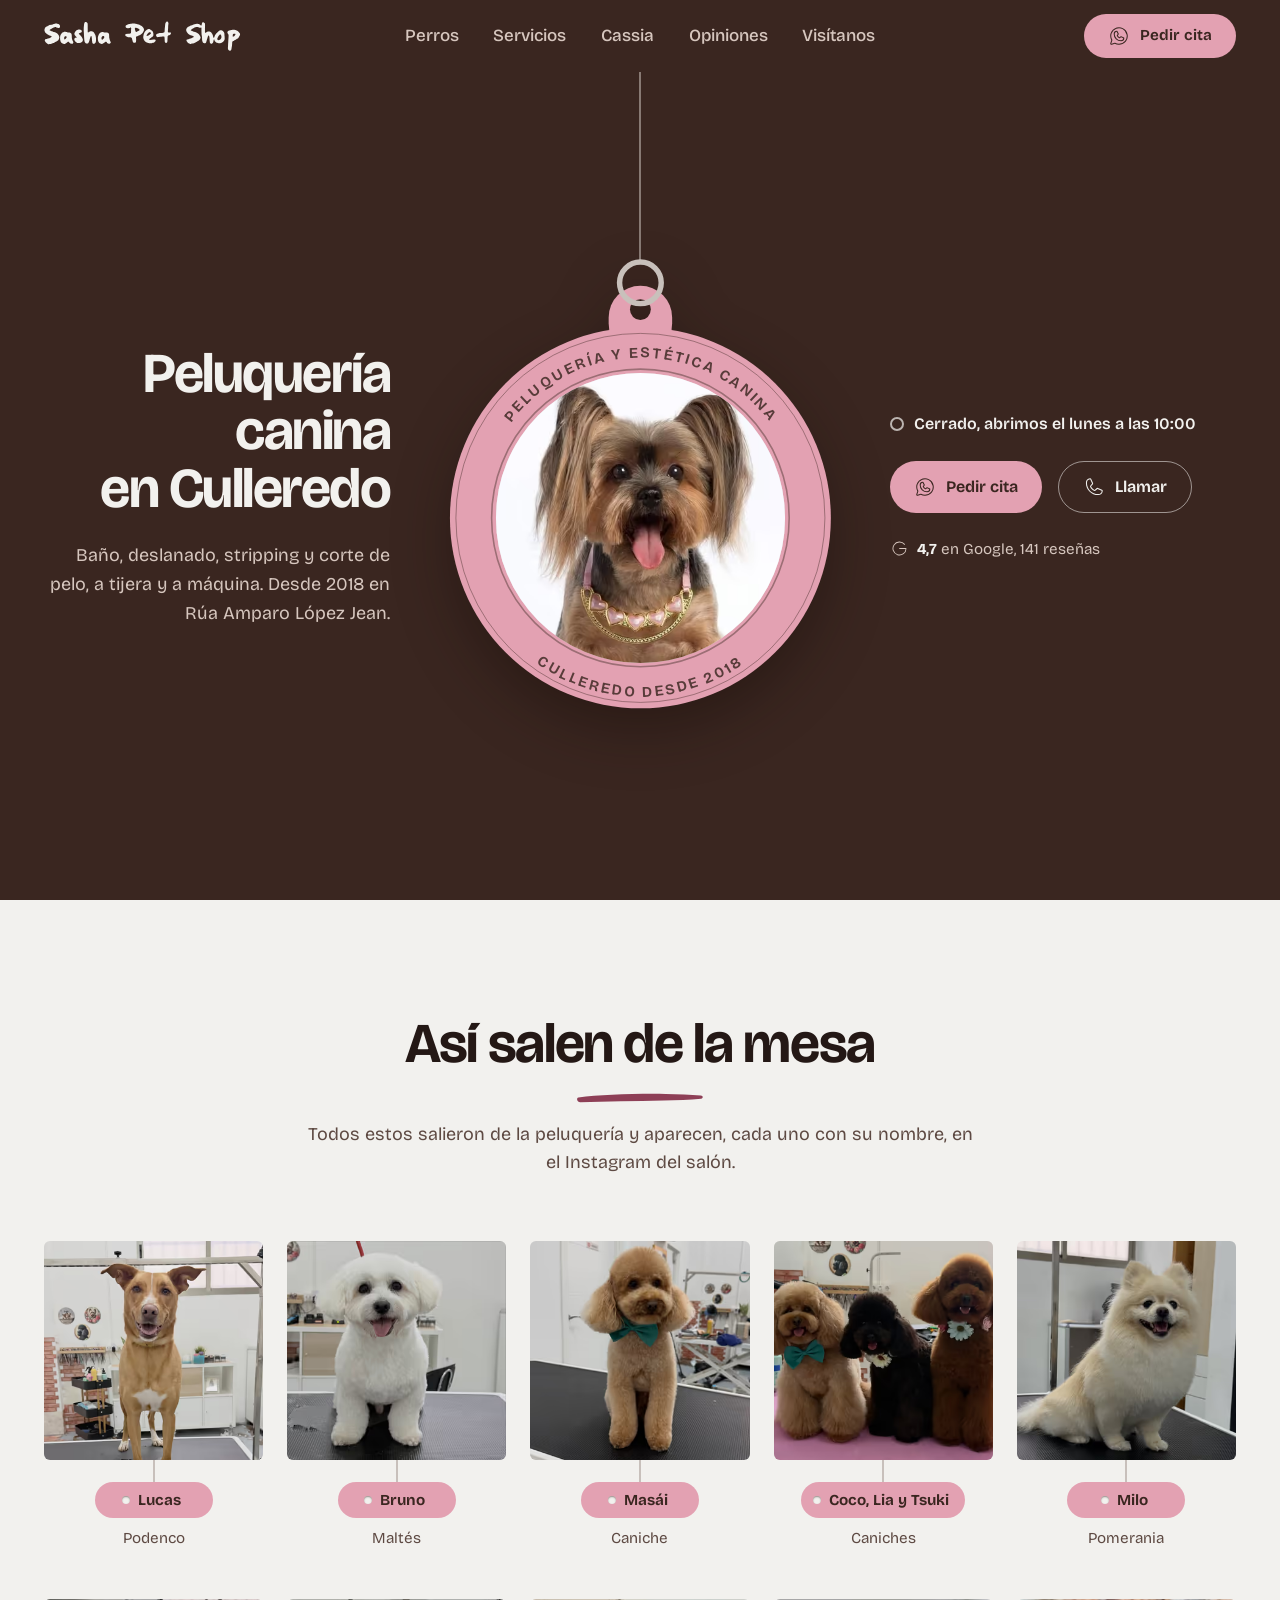
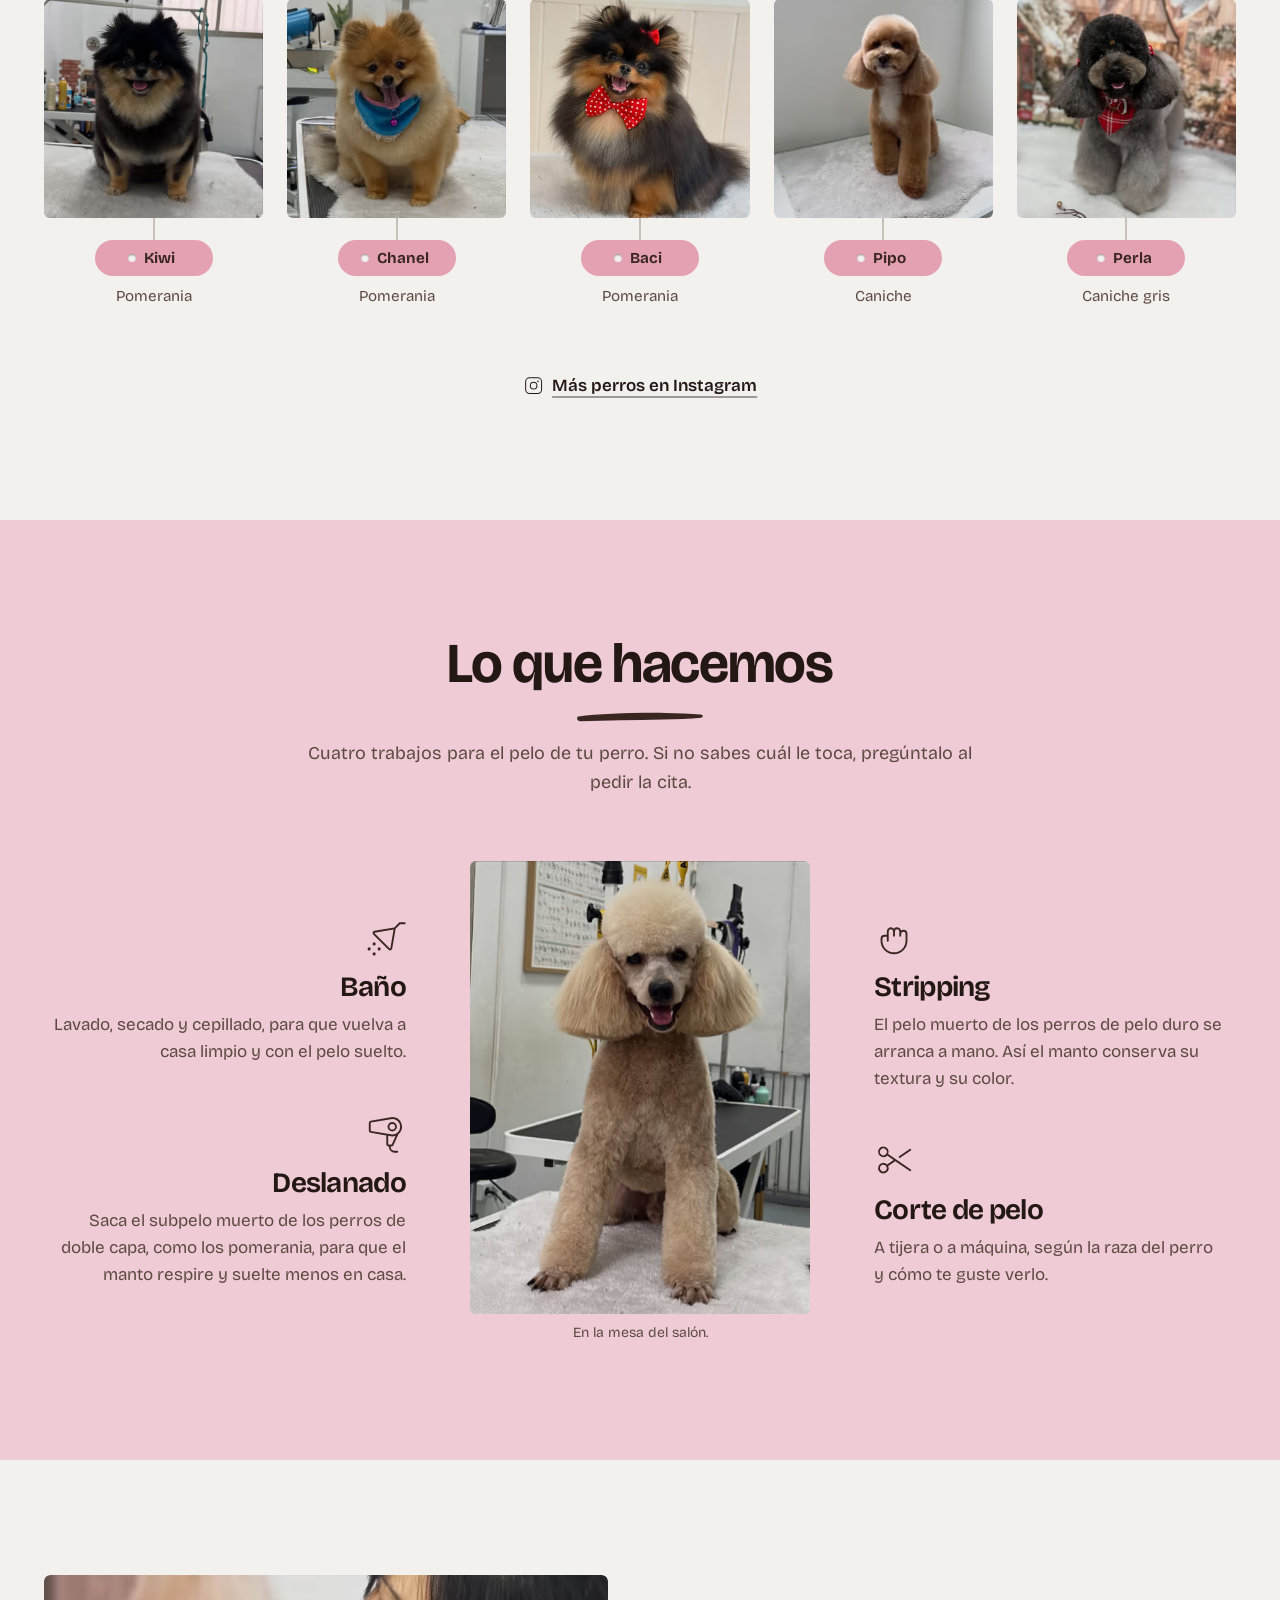
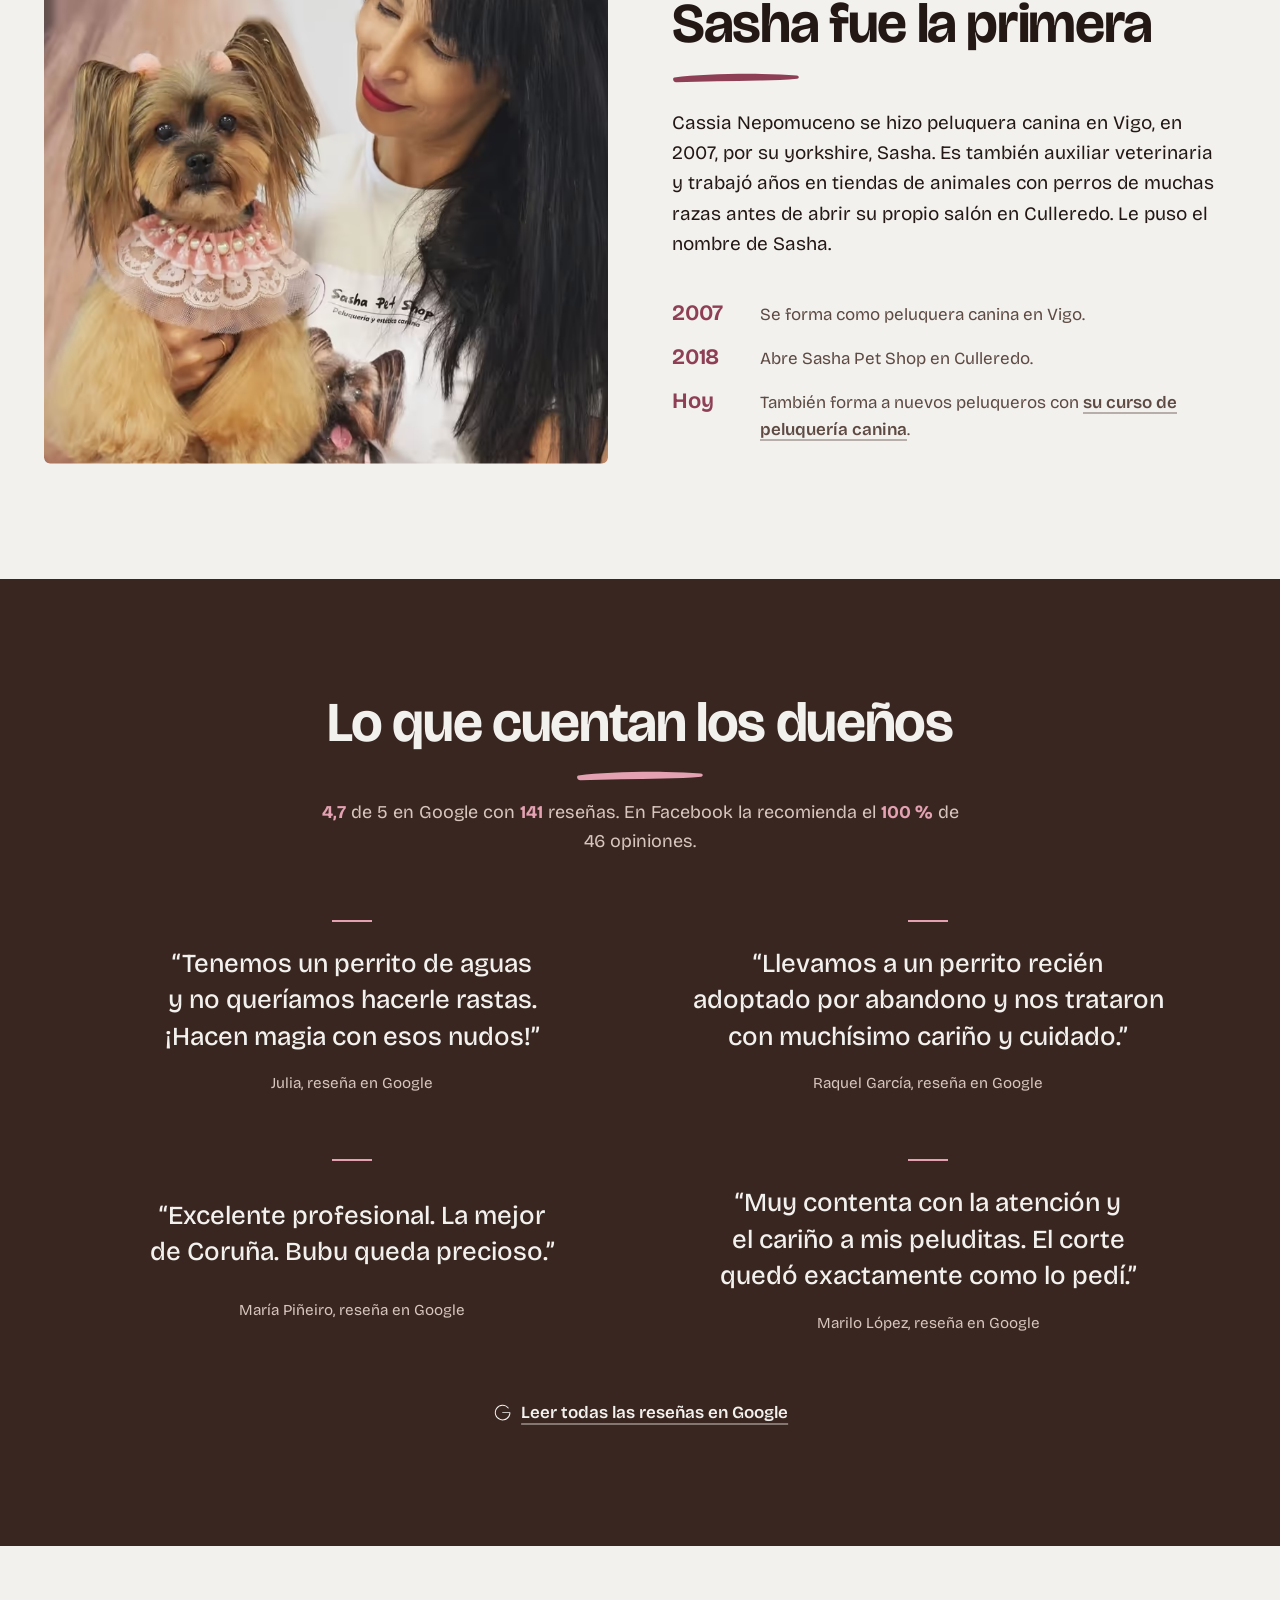
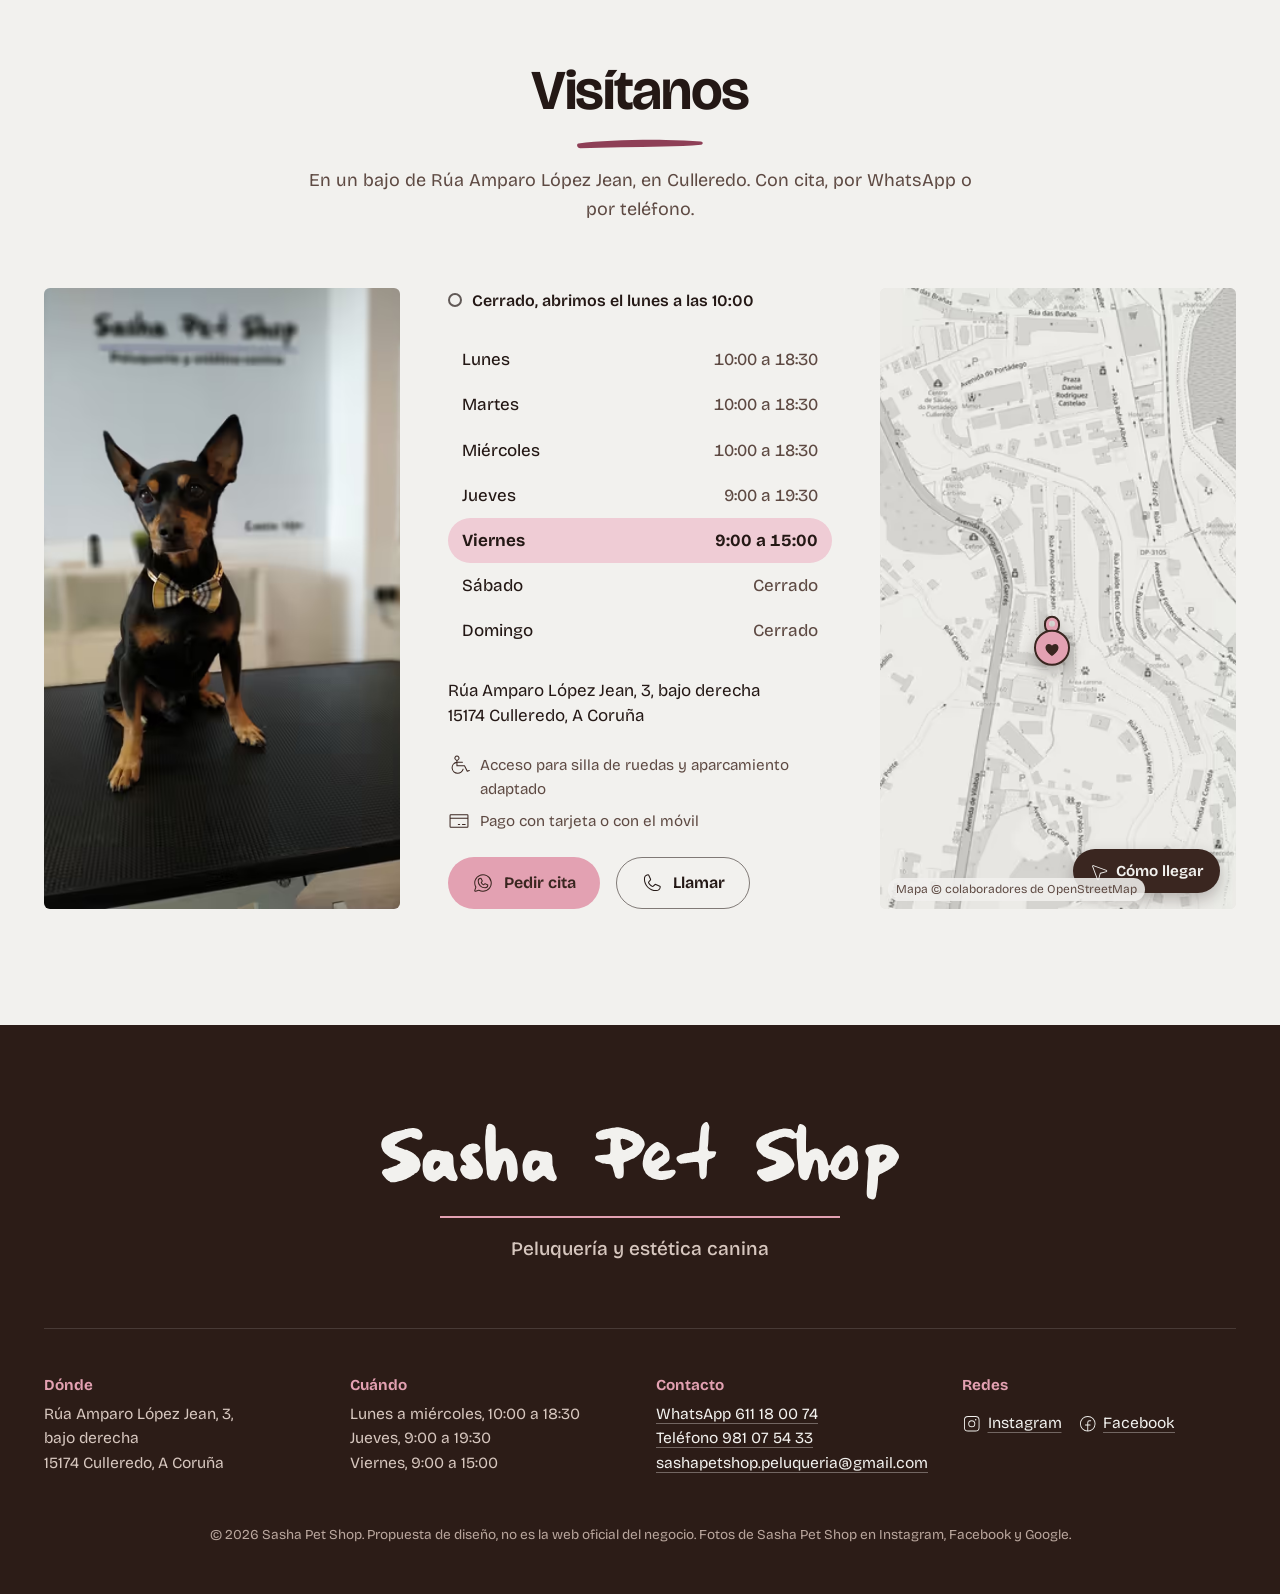
<file: index.html>
<!doctype html>
<html lang="es">
<head>
<meta charset="utf-8">
<meta name="viewport" content="width=device-width, initial-scale=1, viewport-fit=cover">
<title>Sasha Pet Shop · Peluquería canina en Culleredo</title>
<meta name="description" content="Peluquería y estética canina en Culleredo (A Coruña) desde 2018: baño, deslanado, stripping y corte de pelo a tijera y a máquina. Cita por WhatsApp o teléfono.">
<meta name="robots" content="noindex, nofollow">
<meta name="theme-color" content="#3a2620">
<meta name="color-scheme" content="light">
<meta property="og:type" content="website">
<meta property="og:url" content="https://1benamar.github.io/sashapetshop/">
<meta property="og:locale" content="es_ES">
<meta property="og:title" content="Sasha Pet Shop · Peluquería canina en Culleredo">
<meta property="og:description" content="Baño, deslanado, stripping y corte de pelo. Rúa Amparo López Jean, 3, Culleredo.">
<meta property="og:image" content="https://1benamar.github.io/sashapetshop/assets/img/compartir.jpg">
<meta name="twitter:card" content="summary_large_image">
<link rel="icon" href="favicon.svg" type="image/svg+xml">
<link rel="icon" href="favicon-32.png" sizes="32x32" type="image/png">
<link rel="apple-touch-icon" href="apple-touch-icon.png">
<link rel="preload" href="assets/fonts/bricolage-latin.woff2" as="font" type="font/woff2" crossorigin>
<link rel="preload" as="image" type="image/avif" imagesrcset="assets/img/sasha-440.avif 440w, assets/img/sasha-660.avif 660w" imagesizes="(min-width: 1024px) 330px, 62vw" fetchpriority="high">
<link rel="stylesheet" href="assets/css/estilos.css?v=202611192135">
<script type="application/ld+json">{"@context":"https://schema.org","@type":"LocalBusiness","name":"Sasha Pet Shop","description":"Peluquería y estética canina: baño, deslanado, stripping y corte de pelo a tijera y a máquina.","telephone":"+34 981 07 54 33","email":"sashapetshop.peluqueria@gmail.com","address":{"@type":"PostalAddress","streetAddress":"Rúa Amparo López Jean, 3, bajo dcha.","postalCode":"15174","addressLocality":"Culleredo","addressRegion":"A Coruña","addressCountry":"ES"},"geo":{"@type":"GeoCoordinates","latitude":43.3225399,"longitude":-8.38285},"openingHoursSpecification":[{"@type":"OpeningHoursSpecification","dayOfWeek":["Monday","Tuesday","Wednesday"],"opens":"10:00","closes":"18:30"},{"@type":"OpeningHoursSpecification","dayOfWeek":"Thursday","opens":"09:00","closes":"19:30"},{"@type":"OpeningHoursSpecification","dayOfWeek":"Friday","opens":"09:00","closes":"15:00"}],"paymentAccepted":"Tarjeta de crédito, tarjeta de débito, pago con móvil","sameAs":["https://www.instagram.com/sashapetshop.peluqueria/","https://www.facebook.com/sashapetshoppeluqueria/"]}</script>
</head>
<body>
<svg class="sprite" aria-hidden="true" focusable="false"><defs>
<symbol id="rotulo" viewBox="77 66 2817 430"><path fill="currentColor" fill-rule="evenodd" d="M 1839.703 73.012 C 1838.165 73.474, 1835.172 75.348, 1833.052 77.176 C 1830.932 79.004, 1828.108 81.248, 1826.776 82.163 C 1825.445 83.077, 1822.625 87.352, 1820.510 91.663 C 1816.391 100.058, 1815.984 102.429, 1811.614 143.500 C 1810.736 151.750, 1809.522 162.550, 1808.916 167.500 C 1808.311 172.450, 1807.415 184.825, 1806.927 195 C 1805.267 229.570, 1805.248 229.601, 1783.320 232.959 C 1776.269 234.038, 1768.025 235.627, 1765 236.488 C 1761.975 237.350, 1752.750 238.766, 1744.500 239.636 C 1736.250 240.505, 1727.475 241.894, 1725 242.721 C 1688.075 255.062, 1679.778 261.936, 1684.340 276.411 C 1687.119 285.227, 1698.712 296.447, 1706.278 297.645 C 1708.961 298.069, 1742.117 293.866, 1747 292.482 C 1747.825 292.249, 1753.225 291.583, 1759 291.003 C 1764.775 290.423, 1774.740 289.392, 1781.144 288.712 C 1804.873 286.195, 1805.094 286.597, 1806.834 335.500 C 1807.810 362.946, 1808.651 367.077, 1815.065 375.931 C 1819.319 381.803, 1821.520 382.572, 1828.376 380.579 C 1840.850 376.953, 1847.123 365.165, 1847.308 345 C 1847.495 324.796, 1849.150 288.138, 1850.026 284.820 C 1852.146 276.787, 1858.280 272.205, 1869.186 270.507 C 1871.214 270.192, 1875.039 268.461, 1877.686 266.661 C 1880.334 264.861, 1884.026 262.770, 1885.892 262.014 C 1888.786 260.841, 1889.909 259.292, 1893.555 251.437 C 1902.447 232.277, 1900.644 230, 1876.579 230 C 1859.475 230, 1857.917 229.481, 1854.512 222.649 C 1851.628 216.862, 1851.324 211.505, 1853.404 203.144 C 1854.608 198.306, 1855.423 186.893, 1856.592 158.500 C 1857.640 133.059, 1859.039 114.028, 1860.047 111.500 C 1860.705 109.850, 1861.186 104.900, 1861.116 100.500 C 1860.999 93.099, 1860.640 91.800, 1856.323 83.160 C 1850.760 72.024, 1848.199 70.460, 1839.703 73.012 M 664.221 82.662 C 659.234 85.120, 654 95.086, 654 102.124 C 654 105.111, 653.391 108.443, 652.647 109.527 C 651.798 110.767, 651.048 116.146, 650.629 124 C 650.263 130.875, 649.199 140.100, 648.265 144.500 C 646.010 155.111, 645.846 201.978, 647.977 226.500 C 648.790 235.850, 649.551 249.575, 649.668 257 C 649.785 264.425, 650.357 276.350, 650.939 283.500 C 651.521 290.650, 652.428 303.475, 652.954 312 C 653.480 320.525, 654.378 330.200, 654.949 333.500 C 655.521 336.800, 655.991 342.605, 655.994 346.400 C 655.999 351.524, 656.606 354.614, 658.352 358.400 C 659.646 361.205, 661.765 365.899, 663.061 368.831 C 665.674 374.742, 675.227 384.456, 681.228 387.304 C 684.829 389.013, 701.814 389.776, 705.422 388.391 C 709.884 386.680, 716.869 375.967, 720.072 365.926 C 721.838 360.391, 724.399 354.218, 725.763 352.207 C 727.384 349.818, 728.529 346.280, 729.067 341.992 C 729.520 338.384, 731.265 331.704, 732.945 327.148 C 734.625 322.592, 736 318.057, 736 317.071 C 736 315.229, 738.734 306.521, 743.687 292.584 C 748.007 280.428, 752.733 277.986, 757.195 285.606 C 760.284 290.881, 763.873 312.268, 764.562 329.500 C 764.914 338.300, 765.843 350, 766.627 355.500 C 770.567 383.139, 770.231 382.136, 777.989 389.393 C 783.153 394.223, 783.153 394.223, 789.353 393.828 C 802.405 392.997, 816.692 379.835, 819.470 366.083 C 820.312 361.912, 821.617 355.575, 822.369 352 C 824.634 341.240, 822.418 304.257, 818.594 289 C 817.836 285.975, 816.888 281.475, 816.488 279 C 816.088 276.525, 814.922 272.846, 813.898 270.824 C 812.873 268.802, 811.058 264.171, 809.863 260.534 C 807.872 254.468, 799.640 240.537, 792.041 230.373 C 788.043 225.026, 771.608 214.951, 765.145 213.885 C 753.774 212.010, 735.376 214.540, 730.896 218.594 C 729.932 219.467, 727.225 220.611, 724.882 221.138 C 722.202 221.740, 719.029 223.562, 716.332 226.048 C 711.718 230.301, 707.284 231.252, 704.985 228.482 C 704.008 227.304, 703.798 218.297, 704.051 188.232 C 704.658 115.931, 704.317 106.753, 700.739 99.263 C 694.630 86.473, 674.789 77.453, 664.221 82.662 M 2352 82.706 C 2346.606 84.678, 2341.025 94.636, 2341.010 102.316 C 2341.004 104.964, 2340.566 107.942, 2340.036 108.932 C 2339.506 109.923, 2338.356 114.202, 2337.480 118.443 C 2335.484 128.105, 2334.217 130.907, 2331.540 131.579 C 2327.874 132.499, 2324.135 130.248, 2321.070 125.278 C 2317.874 120.095, 2310.298 113.904, 2303.439 110.870 C 2299.538 109.145, 2290.601 107.787, 2273.441 106.312 C 2264.209 105.519, 2245.080 108.956, 2233.500 113.489 C 2230.200 114.780, 2224.350 116.516, 2220.500 117.346 C 2216.650 118.176, 2210.333 120.180, 2206.461 121.799 C 2202.590 123.419, 2197.054 125.252, 2194.158 125.873 C 2191.262 126.494, 2185.880 128.527, 2182.197 130.391 C 2178.513 132.256, 2173.250 134.593, 2170.500 135.586 C 2167.750 136.579, 2163.925 138.381, 2162 139.589 C 2160.075 140.798, 2156.201 142.525, 2153.391 143.427 C 2150.581 144.329, 2146.531 146.563, 2144.391 148.391 C 2142.251 150.219, 2138.700 152.645, 2136.500 153.783 C 2129.461 157.425, 2117.574 175.262, 2115.788 184.864 C 2113.791 195.605, 2115.827 208.439, 2120.848 216.749 C 2123.132 220.528, 2125 224.438, 2125 225.439 C 2125 227.777, 2129.359 232.998, 2140.144 243.578 C 2151.014 254.241, 2156.544 258.470, 2163.779 261.651 C 2166.925 263.035, 2170.400 264.970, 2171.500 265.951 C 2172.600 266.933, 2176.875 268.721, 2181 269.926 C 2185.125 271.130, 2192.100 273.491, 2196.500 275.173 C 2200.900 276.855, 2207.650 278.845, 2211.500 279.595 C 2220.607 281.368, 2224.519 285.096, 2223.697 291.219 C 2223.051 296.037, 2220.892 298.565, 2216.129 300.077 C 2214.133 300.711, 2208.225 303.178, 2203 305.559 C 2185.715 313.436, 2166.162 320.918, 2162.720 320.972 C 2161.741 320.987, 2158.366 322.076, 2155.220 323.390 C 2152.074 324.705, 2145.900 326.518, 2141.500 327.420 C 2127.219 330.345, 2126.167 330.787, 2122.970 335.200 C 2116.627 343.956, 2117.540 350.838, 2126.365 360.786 C 2128.176 362.829, 2131.074 366.589, 2132.804 369.143 C 2137.690 376.357, 2147.395 384.479, 2157.386 389.715 C 2168.458 395.517, 2177.347 396.231, 2189 392.253 C 2192.575 391.033, 2198.800 389.573, 2202.833 389.009 C 2210.820 387.892, 2243.050 376.409, 2249.013 372.555 C 2250.945 371.307, 2253.645 369.941, 2255.013 369.521 C 2258.465 368.460, 2278.436 357.542, 2284.500 353.402 C 2287.250 351.524, 2293.212 347.494, 2297.749 344.447 C 2307.060 338.194, 2310.360 333.843, 2317.771 318.045 C 2323.710 305.386, 2323.545 300.571, 2316.702 286.924 C 2314.103 281.741, 2311.982 277.020, 2311.988 276.433 C 2312 275.331, 2301.183 261.145, 2293.891 252.699 C 2291.611 250.059, 2287.440 246.353, 2284.623 244.463 C 2281.805 242.574, 2277.071 239.281, 2274.102 237.147 C 2271.132 235.012, 2265.732 232.236, 2262.102 230.977 C 2258.471 229.719, 2253.805 227.846, 2251.733 226.816 C 2249.661 225.785, 2245.694 224.511, 2242.918 223.984 C 2240.142 223.458, 2235.087 221.848, 2231.685 220.407 C 2228.283 218.965, 2221.338 216.529, 2216.250 214.992 C 2211.163 213.455, 2205.331 211.213, 2203.290 210.009 C 2201.250 208.805, 2196.501 207.233, 2192.736 206.516 C 2182.609 204.586, 2179.886 200.989, 2183.402 194.190 C 2185.491 190.149, 2203.247 176, 2206.228 176 C 2206.780 176, 2210.297 173.962, 2214.044 171.471 C 2217.791 168.980, 2223.299 166.101, 2226.285 165.074 C 2229.270 164.047, 2233.591 162.021, 2235.886 160.572 C 2238.182 159.123, 2242.214 157.528, 2244.846 157.029 C 2247.477 156.530, 2252.692 154.969, 2256.434 153.561 C 2267.378 149.442, 2274.481 149.907, 2291.016 155.829 C 2298.432 158.485, 2305.483 161.185, 2306.684 161.829 C 2309.890 163.548, 2314.820 163.263, 2321.302 160.985 C 2332.733 156.967, 2334.916 159.894, 2334.242 178.330 C 2333.713 192.787, 2336.604 264.548, 2337.975 271 C 2340.477 282.771, 2342.385 298.525, 2342.517 308.500 C 2342.925 339.265, 2344.680 349.595, 2353.186 371.299 C 2354.712 375.192, 2358.854 378.851, 2366.105 382.709 C 2375.134 387.514, 2388.086 387.619, 2393.425 382.932 C 2397.311 379.520, 2401.443 371.611, 2402.531 365.500 C 2402.923 363.300, 2404.727 358.575, 2406.541 355 C 2408.404 351.326, 2410.554 344.804, 2411.486 340 C 2412.393 335.325, 2414.281 328.350, 2415.682 324.500 C 2417.083 320.650, 2419.002 313.900, 2419.947 309.500 C 2420.891 305.100, 2422.378 300.130, 2423.251 298.456 C 2424.124 296.781, 2425.583 292.506, 2426.493 288.956 C 2430.069 275.001, 2436.837 271.263, 2442.642 280.035 C 2448.275 288.547, 2450.057 298.268, 2450.608 323.500 C 2450.884 336.150, 2451.587 348.525, 2452.170 351 C 2452.752 353.475, 2453.564 360.285, 2453.974 366.133 C 2454.633 375.537, 2455.092 377.417, 2457.938 382.392 C 2464.379 393.649, 2470.443 395.627, 2483.420 390.701 C 2496.362 385.789, 2502.939 376.384, 2504.846 360.065 C 2505.836 351.593, 2508.686 339.316, 2511.072 333.250 C 2512.111 330.608, 2516.086 330.194, 2518.021 332.525 C 2518.717 333.365, 2520.071 337.342, 2521.030 341.365 C 2521.988 345.388, 2523.896 350.439, 2525.269 352.590 C 2530.597 360.935, 2547.272 375.470, 2553.372 377.086 C 2555.642 377.688, 2561.775 379.436, 2567 380.972 C 2586.951 386.835, 2602.529 387.562, 2610.858 383.021 C 2612.861 381.928, 2618.115 379.535, 2622.534 377.701 C 2627.512 375.636, 2633.507 372.032, 2638.294 368.228 C 2642.543 364.851, 2646.603 361.731, 2647.315 361.294 C 2649.606 359.890, 2658.813 348.171, 2659.491 345.797 C 2659.852 344.534, 2661.801 340.161, 2663.824 336.080 C 2667.500 328.661, 2667.500 328.661, 2667.251 309.437 C 2667.078 296.095, 2666.414 286.738, 2665.079 278.856 C 2663.699 270.710, 2663.315 265.026, 2663.719 258.748 C 2664.855 241.091, 2660.457 228.239, 2649.884 218.327 C 2648.023 216.582, 2644.475 213.272, 2642 210.971 C 2639.525 208.671, 2633.470 204.811, 2628.545 202.394 C 2615.601 196.042, 2610.149 196.141, 2595.813 202.989 C 2590.069 205.733, 2584.274 209.169, 2582.935 210.625 C 2581.596 212.081, 2578.652 214.103, 2576.393 215.119 C 2570.461 217.788, 2545.695 244.004, 2537.774 256 C 2529.527 268.488, 2522.317 283.350, 2520.411 291.791 C 2518.100 302.024, 2515.259 306.500, 2511.076 306.500 C 2505.834 306.500, 2504.363 303.531, 2501.431 287.039 C 2499.315 275.133, 2498.091 270.982, 2494.504 263.539 C 2492.107 258.568, 2489.856 253.327, 2489.501 251.894 C 2489.146 250.461, 2487.025 247.086, 2484.788 244.394 C 2482.551 241.702, 2480.142 238.150, 2479.434 236.500 C 2477.085 231.026, 2470.015 225.499, 2458.354 220.022 C 2447.289 214.824, 2447.148 214.789, 2438.854 215.144 C 2432.627 215.410, 2429.408 216.075, 2426.210 217.755 C 2423.851 218.995, 2419.847 220.474, 2417.312 221.042 C 2412.444 222.133, 2410.141 223.533, 2400.550 231.227 C 2393.794 236.647, 2389.609 237.436, 2386.405 233.895 C 2384.588 231.886, 2384.515 229.980, 2384.819 192.645 C 2384.995 171.115, 2385.387 145.081, 2385.691 134.790 C 2386.411 110.385, 2385.637 101.911, 2382.332 97.983 C 2374.250 88.377, 2358.368 80.378, 2352 82.706 M 1352 101.060 C 1342.959 102, 1336.730 103.018, 1319 106.456 C 1311.575 107.895, 1302.445 109.508, 1298.712 110.038 C 1294.979 110.569, 1290.929 111.638, 1289.712 112.413 C 1288.495 113.188, 1283.128 114.973, 1277.784 116.378 C 1272.060 117.884, 1265.897 120.296, 1262.784 122.249 C 1259.878 124.072, 1256.202 126.224, 1254.615 127.032 C 1249.475 129.648, 1245.703 138.279, 1246.380 145.875 C 1247.760 161.357, 1257.724 168.385, 1278.044 168.208 C 1288.104 168.120, 1304.838 164.687, 1311.173 161.411 C 1323.157 155.213, 1331.022 164.525, 1326.453 179.500 C 1325.232 183.501, 1324.957 189.740, 1325.077 210.721 C 1325.293 248.638, 1326.591 247.124, 1291.842 249.488 C 1247.283 252.518, 1242 254.646, 1242 269.568 C 1242 275.904, 1248.445 282.078, 1260.500 287.288 C 1283.982 297.437, 1286.124 297.996, 1305 298.896 C 1323.445 299.777, 1327.911 300.993, 1330.406 305.817 C 1331.252 307.454, 1333.095 309.631, 1334.502 310.656 C 1336.638 312.212, 1337.447 314.333, 1339.403 323.510 C 1340.691 329.554, 1342.961 337.813, 1344.446 341.862 C 1345.932 345.912, 1347.590 351.973, 1348.131 355.332 C 1349.264 362.369, 1352.811 369.455, 1357.451 373.952 C 1365.451 381.706, 1386.329 379.368, 1393.022 369.969 C 1397.531 363.637, 1399.043 341, 1396.860 312.500 C 1395.479 294.466, 1396.332 290.956, 1402.714 288.429 C 1404.796 287.604, 1408.300 286.090, 1410.500 285.065 C 1412.700 284.040, 1417.924 282.069, 1422.109 280.686 C 1426.294 279.303, 1432.380 276.827, 1435.634 275.185 C 1438.888 273.542, 1443.564 271.663, 1446.025 271.008 C 1448.486 270.354, 1452.766 268.118, 1455.535 266.039 C 1458.304 263.961, 1462.486 261.282, 1464.829 260.087 C 1470.029 257.434, 1487.121 241.506, 1492.217 234.564 C 1496.922 228.154, 1508.511 204.827, 1510.074 198.621 C 1514.500 181.042, 1503.656 159.349, 1481.361 141.187 C 1478.535 138.884, 1475.919 137, 1475.548 137 C 1474.356 137, 1452.574 124.704, 1450.448 122.831 C 1449.319 121.837, 1446.169 120.600, 1443.448 120.084 C 1437.539 118.961, 1435.134 118.087, 1424 113.013 C 1417.411 110.011, 1413.026 108.799, 1404.500 107.624 C 1398.450 106.791, 1391.491 105.395, 1389.036 104.523 C 1384.137 102.783, 1366.632 99.918, 1362.257 100.140 C 1360.740 100.217, 1356.125 100.631, 1352 101.060 M 231 106.540 C 223.575 108.400, 216.363 109.940, 214.973 109.961 C 213.582 109.983, 211.492 110.668, 210.327 111.484 C 208.173 112.992, 198.102 115.664, 176.500 120.459 C 155.710 125.073, 152.238 126.113, 144.291 130.105 C 140.027 132.247, 136.029 134, 135.406 134 C 134.784 134, 132.576 135.350, 130.500 137 C 128.424 138.650, 125.869 140, 124.823 140 C 122.206 140, 115.023 143.776, 114.362 145.499 C 114.065 146.274, 111.724 147.909, 109.161 149.133 C 104.940 151.149, 91 164.257, 91 166.211 C 91 166.650, 89.812 169.370, 88.361 172.255 C 82.159 184.582, 82.195 203.037, 88.449 216.888 C 90.402 221.213, 92 225.316, 92 226.005 C 92 226.694, 93.575 229.001, 95.500 231.132 C 97.425 233.262, 99 235.394, 99 235.867 C 99 238.819, 126.933 261.037, 135 264.502 C 136.925 265.328, 140.226 266.940, 142.337 268.082 C 144.447 269.225, 151.017 271.693, 156.936 273.568 C 162.856 275.442, 168.780 277.816, 170.100 278.842 C 171.420 279.869, 174.300 281.285, 176.500 281.990 C 183.356 284.185, 187.720 286.821, 188.324 289.131 C 189.087 292.050, 183.875 297.061, 178.091 298.970 C 175.774 299.735, 172.401 301.881, 170.596 303.740 C 168.099 306.310, 165.581 307.564, 160.075 308.981 C 156.093 310.005, 149.610 312.403, 145.668 314.311 C 141.726 316.218, 136.871 318.016, 134.881 318.305 C 132.890 318.595, 128.266 320.030, 124.604 321.495 C 120.943 322.960, 114.998 324.576, 111.394 325.086 C 98.063 326.974, 91.287 331.786, 88.574 341.290 C 86.994 346.825, 87.004 347.199, 88.815 349.790 C 89.856 351.281, 91.003 353.721, 91.364 355.213 C 92.011 357.889, 108.642 377.551, 117.134 385.678 C 119.535 387.977, 123.378 390.599, 125.673 391.506 C 127.968 392.413, 130.081 393.767, 130.368 394.515 C 131.872 398.436, 152.511 399.266, 165.500 395.929 C 169.900 394.798, 178 392.813, 183.500 391.518 C 194.859 388.843, 207.072 384.956, 211.500 382.605 C 213.150 381.729, 215.445 381.010, 216.600 381.006 C 217.755 381.003, 220.625 379.605, 222.979 377.900 C 225.332 376.196, 230.012 373.502, 233.379 371.914 C 236.746 370.327, 242.200 367.245, 245.500 365.065 C 248.800 362.885, 253.525 360.002, 256 358.659 C 258.475 357.315, 261.378 355.244, 262.451 354.057 C 263.525 352.869, 267.495 350.273, 271.274 348.287 C 275.406 346.115, 279.189 343.245, 280.764 341.088 C 282.204 339.115, 284.696 336.077, 286.302 334.338 C 288.405 332.061, 289.881 328.637, 291.578 322.102 C 292.875 317.112, 294.685 311.883, 295.603 310.484 C 297.866 307.029, 296.866 297.488, 292.956 285.238 C 291.330 280.144, 290 275.256, 290 274.375 C 290 269.034, 260.398 239, 255.134 239 C 254.548 239, 252.591 237.714, 250.785 236.143 C 248.978 234.572, 245.700 232.712, 243.500 232.011 C 241.300 231.310, 236.029 228.964, 231.787 226.797 C 227.269 224.490, 221.676 222.510, 218.287 222.017 C 215.104 221.554, 210.025 220.035, 207 218.643 C 203.975 217.250, 197.675 214.996, 193 213.635 C 188.325 212.273, 181.350 209.716, 177.500 207.953 C 173.650 206.191, 168.379 204.117, 165.787 203.346 C 157.490 200.878, 155.097 193.755, 161.534 190.685 C 163.478 189.758, 165.743 189, 166.568 189 C 167.393 189, 168.968 187.473, 170.070 185.606 C 171.171 183.740, 173.518 181.640, 175.286 180.940 C 177.054 180.240, 181.200 177.779, 184.500 175.470 C 191.109 170.848, 201.034 166, 203.890 166 C 204.897 166, 207.411 164.853, 209.476 163.452 C 211.541 162.051, 214.641 160.631, 216.365 160.298 C 218.089 159.965, 222.769 158.394, 226.764 156.807 C 237.530 152.531, 246.272 151.942, 249.790 155.255 C 251.389 156.760, 255.098 158.461, 258.835 159.404 C 262.319 160.283, 268.256 162.357, 272.028 164.012 C 293.361 173.375, 308.225 163.855, 306.793 141.746 C 306.162 131.985, 303.677 127.005, 294.865 117.840 C 286.852 109.506, 288.605 110.310, 267 105.070 C 256.672 102.565, 244.956 103.043, 231 106.540 M 1382.498 164.589 C 1379.705 167.178, 1379.705 167.178, 1380.372 179.668 C 1380.894 189.417, 1381.498 193.055, 1383.125 196.245 C 1384.272 198.493, 1385.648 203.495, 1386.184 207.360 C 1388.371 223.143, 1395.766 227.631, 1407 219.995 C 1408.375 219.060, 1416.618 214.820, 1425.319 210.574 C 1442.658 202.110, 1447 198.051, 1447 190.303 C 1447 182.654, 1423.536 168.428, 1406.361 165.664 C 1401.340 164.855, 1396.309 163.700, 1395.181 163.097 C 1391.405 161.076, 1385.545 161.765, 1382.498 164.589 M 1574.068 180.671 C 1566.077 182.365, 1550.481 192.653, 1539.462 203.500 C 1529.123 213.676, 1515 232.249, 1515 235.668 C 1515 236.319, 1513.223 240.526, 1511.051 245.016 C 1508.880 249.507, 1506.612 255.728, 1506.012 258.841 C 1505.413 261.953, 1504.435 266.525, 1503.839 269 C 1498.576 290.868, 1498.593 306.515, 1503.897 321.704 C 1506.040 327.842, 1509.415 335.491, 1511.397 338.701 C 1513.378 341.912, 1515 345.070, 1515 345.718 C 1515 347.697, 1532.768 364.230, 1537.925 367.050 C 1540.588 368.506, 1544.057 370.611, 1545.633 371.728 C 1548.988 374.103, 1562.550 380, 1564.660 380 C 1565.457 380, 1567.998 380.848, 1570.305 381.884 C 1576.281 384.568, 1603.381 386.848, 1609.584 385.189 C 1612.029 384.535, 1615.035 383.995, 1616.264 383.989 C 1617.494 383.982, 1622.986 382.625, 1628.470 380.972 C 1633.953 379.318, 1640.837 377.684, 1643.766 377.340 C 1653.582 376.186, 1665.189 367.452, 1673.455 355 C 1678.443 347.485, 1679.603 343.357, 1678.050 338.651 C 1675.025 329.487, 1668.837 328.393, 1645.500 332.895 C 1626.780 336.506, 1597.294 338.695, 1590.827 336.953 C 1585.411 335.495, 1583.919 332.163, 1586.519 327.335 C 1588.608 323.455, 1600.557 313.287, 1606.723 310.141 C 1608.874 309.044, 1611.279 307.365, 1612.067 306.411 C 1612.855 305.457, 1616.425 302.789, 1620 300.482 C 1628.507 294.993, 1639.663 284.606, 1641.906 280.087 C 1646.435 270.959, 1646.783 264.697, 1644.074 241 C 1642.570 227.841, 1636.081 215.760, 1626 207.353 C 1621.875 203.913, 1616.025 198.673, 1613 195.709 C 1609.975 192.744, 1606.222 190.004, 1604.659 189.618 C 1603.097 189.232, 1598.914 187.082, 1595.363 184.839 C 1588.800 180.694, 1581.084 179.184, 1574.068 180.671 M 570.500 189.427 C 566.650 190.149, 559.266 192.261, 554.091 194.120 C 544.798 197.459, 544.549 197.635, 533.832 208.500 C 523.290 219.187, 515 231.806, 515 237.165 C 515 238.040, 514.278 240.485, 513.395 242.598 C 511.350 247.491, 511.919 252.640, 515.487 261.561 C 518.307 268.611, 519.722 270.855, 526.048 278.316 C 527.999 280.617, 530.366 283.728, 531.307 285.229 C 532.249 286.730, 534.367 288.656, 536.015 289.508 C 539.834 291.483, 544.080 298.178, 544.769 303.312 C 545.299 307.269, 545.286 307.287, 542.401 306.634 C 523.046 302.254, 519.747 303.703, 513.650 319.261 C 509.524 329.787, 509.662 330.459, 520.302 351.636 C 525.795 362.570, 537.254 372.518, 549.513 376.996 C 552.531 378.098, 557.371 379.868, 560.270 380.928 C 566.979 383.382, 587.515 382.372, 598 379.072 C 601.575 377.947, 605.175 377.007, 606 376.985 C 608.674 376.911, 618.560 369.645, 623.825 363.884 C 633.952 352.800, 637.456 337.288, 632.890 323.754 C 627.756 308.537, 613.818 286.499, 605.779 280.889 C 603.976 279.630, 602.107 277.955, 601.626 277.167 C 601.145 276.379, 595.640 270.760, 589.392 264.680 C 577.516 253.125, 574.881 248.959, 576.974 245.049 C 578.779 241.676, 582.159 240.112, 590.033 239.004 C 604.966 236.904, 612.917 231.886, 617.996 221.355 C 622.548 211.916, 621.998 209.186, 613.654 199.820 C 604.605 189.660, 589.134 185.934, 570.500 189.427 M 2765.333 194.503 C 2738.285 198.904, 2723.909 204.046, 2713.815 212.932 C 2702.586 222.816, 2703.670 237.170, 2716.910 253.886 C 2722.009 260.324, 2723.286 264.483, 2723.394 275 C 2723.526 287.961, 2721.280 327.126, 2719.981 334.500 C 2719.400 337.800, 2718.723 349.870, 2718.477 361.322 C 2718.231 372.774, 2717.752 382.592, 2717.414 383.140 C 2717.075 383.688, 2716.380 393.443, 2715.868 404.818 C 2715.357 416.193, 2714.647 430.225, 2714.291 436 C 2712.083 471.758, 2715.133 480.725, 2731.808 487.500 C 2751.814 495.629, 2762.857 488.209, 2765.080 465.143 C 2765.591 459.839, 2766.496 453.475, 2767.091 451 C 2770.188 438.122, 2771.732 426.097, 2774.090 396.500 C 2775.234 382.146, 2775.315 379.804, 2774.914 372.500 C 2774.476 364.510, 2782.163 354.653, 2790.973 351.910 C 2792.913 351.306, 2796.975 349.334, 2800 347.529 C 2803.025 345.723, 2806.625 343.918, 2808 343.518 C 2812.033 342.344, 2826.807 334.092, 2836.117 327.812 C 2840.857 324.615, 2845.038 322, 2845.409 322 C 2845.780 322, 2849.438 319.075, 2853.537 315.500 C 2857.636 311.925, 2861.444 309, 2861.999 309 C 2864.258 309, 2874.890 292.760, 2879.420 282.392 C 2882.037 276.401, 2884.827 270.775, 2885.619 269.888 C 2890.164 264.804, 2888.977 248.652, 2883.649 243.076 C 2881.770 241.109, 2878.989 237.475, 2877.470 235 C 2871.114 224.651, 2852.784 206.696, 2847.236 205.384 C 2845.731 205.029, 2841.967 203.223, 2838.872 201.371 C 2834.785 198.926, 2829.993 197.309, 2821.372 195.467 C 2796.331 190.116, 2792.683 190.053, 2765.333 194.503 M 360.882 222.313 C 358.893 223.061, 355.743 224.608, 353.882 225.750 C 352.022 226.893, 347.800 228.521, 344.500 229.368 C 337.602 231.139, 335.187 233.470, 328.814 244.500 C 326.590 248.350, 323.022 254.101, 320.886 257.280 C 318.749 260.459, 316.318 264.509, 315.483 266.280 C 314.648 268.051, 313.338 270.625, 312.573 272 C 309.869 276.857, 307.540 296.604, 307.618 314 C 307.692 330.292, 308.736 338.046, 312.465 350 C 313.237 352.475, 314.353 356.370, 314.946 358.655 C 316.941 366.350, 329.668 382.720, 336.435 386.296 C 356.563 396.932, 368.826 398.134, 383.223 390.881 C 391.806 386.558, 406.910 376.426, 412 371.579 C 418.597 365.296, 420.957 364, 425.799 364 C 430.454 364, 431.736 364.968, 438.740 373.770 C 447.730 385.069, 459.896 390.802, 476.814 391.713 C 487.128 392.268, 487.128 392.268, 490.567 388.935 C 494.325 385.293, 498 376.779, 498 371.712 C 498.001 369.946, 496.698 365.800, 495.105 362.500 C 478.328 327.736, 475.438 315.756, 475.083 279.500 C 474.875 258.317, 471.382 248.002, 462.487 242.308 C 459.744 240.552, 455.410 237.346, 452.855 235.184 C 448.210 231.252, 448.210 231.252, 430.551 230.516 C 414.370 229.842, 412.667 229.595, 410.196 227.558 C 404.830 223.133, 368.871 219.309, 360.882 222.313 M 900 226.458 C 881.228 232.634, 882.134 232.135, 875.314 240.070 C 867.648 248.988, 857.098 269.401, 853.901 281.500 C 849.414 298.479, 849.030 300.825, 848.995 311.500 C 848.953 323.983, 851.523 345.868, 853.608 350.784 C 854.373 352.590, 855 354.955, 855 356.040 C 855 357.124, 857.122 362.103, 859.717 367.104 C 865.379 378.019, 874.665 386.932, 882.932 389.387 C 885.625 390.187, 889.084 391.664, 890.620 392.671 C 895.277 395.722, 910.033 395.267, 916.500 391.871 C 919.250 390.428, 922.931 388.937, 924.681 388.559 C 926.430 388.181, 928.436 387.180, 929.138 386.334 C 929.839 385.489, 934.033 382.406, 938.457 379.483 C 942.881 376.561, 949.391 371.656, 952.926 368.585 C 961.998 360.700, 966.293 360.630, 973.609 368.250 C 976.382 371.137, 979.411 374.733, 980.341 376.239 C 985.353 384.359, 1008.673 393.984, 1018.165 391.852 C 1033.262 388.459, 1039.364 373.435, 1030.733 360.903 C 1028.680 357.922, 1027 355.150, 1027 354.743 C 1027 354.336, 1025.173 349.946, 1022.941 344.987 C 1020.218 338.941, 1018.106 332.010, 1016.529 323.945 C 1015.236 317.330, 1013.618 311.244, 1012.934 310.420 C 1012.046 309.350, 1011.577 302.138, 1011.296 285.211 C 1010.810 255.979, 1010.174 252.229, 1004.697 246.288 C 1002.438 243.837, 998.770 240.904, 996.545 239.771 C 994.320 238.638, 990.971 236.547, 989.102 235.124 C 985.812 232.619, 985.111 232.517, 967.102 231.915 C 948.636 231.297, 945.899 230.852, 930.326 225.929 C 922.880 223.575, 907.973 223.835, 900 226.458 M 1583.311 227.946 C 1580.697 229.133, 1578.187 231.327, 1576.639 233.779 C 1575.274 235.942, 1571.648 239.854, 1568.582 242.474 C 1559.381 250.335, 1548.018 268.986, 1548.003 276.250 C 1547.998 278.987, 1551.679 282, 1555.029 282 C 1558.049 282, 1569.304 276.935, 1570.467 275.053 C 1570.804 274.508, 1575.618 271.768, 1581.165 268.965 C 1592.263 263.357, 1607.474 250.973, 1609.835 245.623 C 1615.319 233.196, 1597.663 221.430, 1583.311 227.946 M 2798.500 247.870 C 2791.720 249.639, 2785.434 255.687, 2784.616 261.229 C 2781.185 284.464, 2781.492 289.332, 2786.466 290.581 C 2790.338 291.553, 2793.319 290.408, 2799.035 285.755 C 2801.910 283.415, 2805.778 280.481, 2807.631 279.235 C 2809.484 277.990, 2811 276.340, 2811 275.569 C 2811 274.799, 2812.767 272.768, 2814.927 271.057 C 2822.521 265.043, 2823.991 254.282, 2817.841 249.719 C 2814.899 247.536, 2803.833 246.478, 2798.500 247.870 M 2598.314 259.950 C 2596.561 261.019, 2594.596 262.930, 2593.947 264.196 C 2593.298 265.463, 2591.071 268.300, 2588.998 270.500 C 2576.475 283.793, 2560.667 313.668, 2560.667 324.041 C 2560.667 340.752, 2579.878 346.369, 2597.520 334.817 C 2613.311 324.476, 2621 310.367, 2621 291.731 C 2621 285.922, 2617.550 271.286, 2615.673 269.129 C 2614.893 268.233, 2613.501 265.875, 2612.579 263.889 C 2609.858 258.024, 2604.086 256.431, 2598.314 259.950 M 924.403 280.617 C 923.906 280.738, 921.864 281.109, 919.864 281.442 C 905.151 283.893, 896.009 309.545, 903.057 328.595 C 905.146 334.240, 910.834 335.624, 916.346 331.827 C 921.233 328.460, 931.642 317.702, 932.438 315.196 C 932.830 313.959, 934.268 312.215, 935.633 311.321 C 943.545 306.136, 944.482 288.193, 937.096 283.313 C 934.763 281.771, 926.702 280.059, 924.403 280.617 M 377.879 285.948 C 373.561 289.508, 367.634 300.518, 366.105 307.823 C 364.244 316.706, 368.425 331, 372.883 331 C 374.883 331, 389.922 318.958, 391.367 316.200 C 391.856 315.265, 393.942 312.700, 396.001 310.500 C 399.529 306.731, 403 298.930, 403 294.772 C 403 284.974, 386.214 279.078, 377.879 285.948"/></symbol>
<symbol id="placa-base" viewBox="0 0 400 460">
<mask id="placa-agujero" maskUnits="userSpaceOnUse" x="0" y="0" width="400" height="460"><rect width="400" height="460" fill="#fff"/><circle cx="200" cy="52" r="10.5" fill="#000"/></mask>
<g mask="url(#placa-agujero)"><circle cx="200" cy="262" r="192" fill="currentColor"/><rect x="168" y="28" width="64" height="70" rx="32" fill="currentColor"/></g>
<circle cx="200" cy="262" r="150" fill="none" stroke="var(--grabado)" stroke-width="1.6"/>
<circle cx="200" cy="262" r="186" fill="none" stroke="var(--grabado)" stroke-width="1"/>
<circle cx="200" cy="25" r="21" fill="none" stroke="var(--anilla)" stroke-width="5.5"/>
</symbol>
<symbol id="chapa-mapa" viewBox="0 0 40 52">
<mask id="chapa-agujero" maskUnits="userSpaceOnUse" x="0" y="0" width="40" height="52"><rect width="40" height="52" fill="#fff"/><circle cx="20" cy="9" r="3" fill="#000"/></mask>
<g mask="url(#chapa-agujero)" fill="var(--rosa)" stroke="var(--cacao)" stroke-width="2"><rect x="13" y="2" width="14" height="16" rx="7"/><circle cx="20" cy="33" r="17"/></g>
<path d="M20 41.5c-1.2-1-6.5-4.6-6.5-8.6 0-2 1.5-3.6 3.4-3.6 1.3 0 2.4.7 3.1 1.8.7-1.1 1.8-1.8 3.1-1.8 1.9 0 3.4 1.6 3.4 3.6 0 4-5.3 7.6-6.5 8.6z" fill="var(--cacao)"/>
</symbol>
<symbol id="i-credit-card" viewBox="0 0 256 256"><path d="M224,50H32A14,14,0,0,0,18,64V192a14,14,0,0,0,14,14H224a14,14,0,0,0,14-14V64A14,14,0,0,0,224,50ZM32,62H224a2,2,0,0,1,2,2V90H30V64A2,2,0,0,1,32,62ZM224,194H32a2,2,0,0,1-2-2V102H226v90A2,2,0,0,1,224,194Zm-18-26a6,6,0,0,1-6,6H168a6,6,0,0,1,0-12h32A6,6,0,0,1,206,168Zm-64,0a6,6,0,0,1-6,6H120a6,6,0,0,1,0-12h16A6,6,0,0,1,142,168Z"/></symbol>
<symbol id="i-facebook-logo" viewBox="0 0 256 256"><path d="M128,26A102,102,0,1,0,230,128,102.12,102.12,0,0,0,128,26Zm6,191.8V150h26a6,6,0,0,0,0-12H134V112a18,18,0,0,1,18-18h16a6,6,0,0,0,0-12H152a30,30,0,0,0-30,30v26H96a6,6,0,0,0,0,12h26v67.8a90,90,0,1,1,12,0Z"/></symbol>
<symbol id="i-google-logo" viewBox="0 0 256 256"><path d="M222,128a94,94,0,1,1-21.49-59.82,6,6,0,1,1-9.25,7.64A82,82,0,1,0,209.78,134H128a6,6,0,0,1,0-12h88A6,6,0,0,1,222,128Z"/></symbol>
<symbol id="i-hair-dryer" viewBox="0 0 256 256"><path d="M198,88a30,30,0,1,0-30,30A30,30,0,0,0,198,88Zm-30,18a18,18,0,1,1,18-18A18,18,0,0,1,168,106Zm-5.15,108a14,14,0,0,0,12.74-8.21l31.8-69.94A62,62,0,0,0,168,26a6.61,6.61,0,0,0-1,.08L29.7,49A14,14,0,0,0,18,62.78v50.44A14,14,0,0,0,29.7,127L130,143.75V200a14,14,0,0,0,14,14h2v2a38,38,0,0,0,38,38h16a6,6,0,0,0,0-12H184a26,26,0,0,1-26-26v-2ZM30,113.22V62.78a2,2,0,0,1,1.67-2L168.48,38a50,50,0,0,1,0,100L31.67,115.2A2,2,0,0,1,30,113.22ZM142,200V145.75l25,4.17a6.61,6.61,0,0,0,1,.08,61.75,61.75,0,0,0,21.53-3.86l-24.86,54.69a2,2,0,0,1-1.82,1.17H144A2,2,0,0,1,142,200Z"/></symbol>
<symbol id="i-hand-grabbing" viewBox="0 0 256 256"><path d="M188,82a25.85,25.85,0,0,0-14.59,4.49A26,26,0,0,0,128,75.41,26,26,0,0,0,82,92v22H68a26,26,0,0,0-26,26v12a86,86,0,0,0,172,0V108A26,26,0,0,0,188,82Zm14,70a74,74,0,0,1-148,0V140a14,14,0,0,1,14-14H82v26a6,6,0,0,0,12,0V92a14,14,0,0,1,28,0v28a6,6,0,0,0,12,0V92a14,14,0,0,1,28,0v28a6,6,0,0,0,12,0V108a14,14,0,0,1,28,0Z"/></symbol>
<symbol id="i-instagram-logo" viewBox="0 0 256 256"><path d="M128,82a46,46,0,1,0,46,46A46.06,46.06,0,0,0,128,82Zm0,80a34,34,0,1,1,34-34A34,34,0,0,1,128,162ZM176,26H80A54.06,54.06,0,0,0,26,80v96a54.06,54.06,0,0,0,54,54h96a54.06,54.06,0,0,0,54-54V80A54.06,54.06,0,0,0,176,26Zm42,150a42,42,0,0,1-42,42H80a42,42,0,0,1-42-42V80A42,42,0,0,1,80,38h96a42,42,0,0,1,42,42ZM190,76a10,10,0,1,1-10-10A10,10,0,0,1,190,76Z"/></symbol>
<symbol id="i-list" viewBox="0 0 256 256"><path d="M222,128a6,6,0,0,1-6,6H40a6,6,0,0,1,0-12H216A6,6,0,0,1,222,128ZM40,70H216a6,6,0,0,0,0-12H40a6,6,0,0,0,0,12ZM216,186H40a6,6,0,0,0,0,12H216a6,6,0,0,0,0-12Z"/></symbol>
<symbol id="i-navigation-arrow" viewBox="0 0 256 256"><path d="M236.65,108.1,60.72,42.83l-.13,0A14,14,0,0,0,42.78,60.59s0,.09,0,.13L108.1,236.65A13.77,13.77,0,0,0,121.28,246h.26a13.8,13.8,0,0,0,13.14-9.88l0-.15,22.14-79.1L236,134.73l.15,0a14,14,0,0,0,.53-26.58Zm-4,15.1-82.26,23a6,6,0,0,0-4.16,4.16l-23,82.26a1.85,1.85,0,0,1-1.86,1.36,1.82,1.82,0,0,1-1.92-1.35.61.61,0,0,0,0-.12L54.11,56.62a2,2,0,0,1,2.51-2.51l175.91,65.26.12,0a2,2,0,0,1,0,3.79Z"/></symbol>
<symbol id="i-phone" viewBox="0 0 256 256"><path d="M221.59,160.3l-47.24-21.17a14,14,0,0,0-13.28,1.22,4.81,4.81,0,0,0-.56.42l-24.69,21a1.88,1.88,0,0,1-1.68.06c-15.87-7.66-32.31-24-40-39.65a1.91,1.91,0,0,1,0-1.68l21.07-25a6.13,6.13,0,0,0,.42-.58,14,14,0,0,0,1.12-13.27L95.73,34.49a14,14,0,0,0-14.56-8.38A54.24,54.24,0,0,0,34,80c0,78.3,63.7,142,142,142a54.25,54.25,0,0,0,53.89-47.17A14,14,0,0,0,221.59,160.3ZM176,210C104.32,210,46,151.68,46,80A42.23,42.23,0,0,1,82.67,38h.23a2,2,0,0,1,1.84,1.31l21.1,47.11a2,2,0,0,1,0,1.67L84.73,113.15a4.73,4.73,0,0,0-.43.57,14,14,0,0,0-.91,13.73c8.87,18.16,27.17,36.32,45.53,45.19a14,14,0,0,0,13.77-1c.19-.13.38-.27.56-.42l24.68-21a1.92,1.92,0,0,1,1.6-.1l47.25,21.17a2,2,0,0,1,1.21,2A42.24,42.24,0,0,1,176,210Z"/></symbol>
<symbol id="i-scissors" viewBox="0 0 256 256"><path d="M159.38,112a6,6,0,0,1,1.57-8.34l67.66-46.31a6,6,0,0,1,6.78,9.91l-67.67,46.3a6,6,0,0,1-8.34-1.56ZM237,197.09a6,6,0,0,1-8.34,1.56L136,135.27,91,166.06A34,34,0,1,1,84,156a1.8,1.8,0,0,0,.19.2L125.37,128,84.23,99.84,84,100a34,34,0,1,1,7-10.1l144.38,98.8A6,6,0,0,1,237,197.09ZM75.56,91.55a22,22,0,1,0-31.12,0,21.88,21.88,0,0,0,31.12,0ZM82,180a22,22,0,1,0-6.44,15.56h0A21.88,21.88,0,0,0,82,180Z"/></symbol>
<symbol id="i-shower" viewBox="0 0 256 256"><path d="M62,236a10,10,0,1,1-10-10A10,10,0,0,1,62,236Zm22-42a10,10,0,1,0,10,10A10,10,0,0,0,84,194Zm-64,0a10,10,0,1,0,10,10A10,10,0,0,0,20,194Zm32-32a10,10,0,1,0,10,10A10,10,0,0,0,52,162ZM254,40a6,6,0,0,1-6,6H218.49l-28.9,28.89L167.83,202.32a14,14,0,0,1-23.71,7.57l-98-98a14,14,0,0,1,7.6-23.71l127.4-21.76,30.65-30.65A6,6,0,0,1,216,34h32A6,6,0,0,1,254,40ZM176.66,79.34,55.7,100a2,2,0,0,0-1.11,3.39l98,98a2,2,0,0,0,3.39-1.09Z"/></symbol>
<symbol id="i-whatsapp-logo" viewBox="0 0 256 256"><path d="M186.68,146.63l-32-16a6,6,0,0,0-6,.38L133,141.46A42.49,42.49,0,0,1,114.54,123L125,107.33a6,6,0,0,0,.38-6l-16-32A6,6,0,0,0,104,66a38,38,0,0,0-38,38,86.1,86.1,0,0,0,86,86,38,38,0,0,0,38-38A6,6,0,0,0,186.68,146.63ZM152,178a74.09,74.09,0,0,1-74-74,26,26,0,0,1,22.42-25.75l12.66,25.32-10.39,15.58a6,6,0,0,0-.54,5.63,54.43,54.43,0,0,0,29.07,29.07,6,6,0,0,0,5.63-.54l15.58-10.39,25.32,12.66A26,26,0,0,1,152,178ZM128,26A102,102,0,0,0,38.35,176.69L26.73,211.56a14,14,0,0,0,17.71,17.71l34.87-11.62A102,102,0,1,0,128,26Zm0,192a90,90,0,0,1-45.06-12.08,6.09,6.09,0,0,0-3-.81,6.2,6.2,0,0,0-1.9.31L40.65,217.88a2,2,0,0,1-2.53-2.53L50.58,178a6,6,0,0,0-.5-4.91A90,90,0,1,1,128,218Z"/></symbol>
<symbol id="i-wheelchair" viewBox="0 0 256 256"><path d="M253.69,190.1a6,6,0,0,0-7.59-3.79L227,192.66l-29.68-59.34A6,6,0,0,0,192,130H110V102.05c.66,0,1.33,0,2,0h56a6,6,0,0,0,0-12H112c-.67,0-1.33,0-2,0V77.4a30,30,0,1,0-12,0v14A70,70,0,0,0,112,230c32.62,0,62-22.08,69.81-52.5a6,6,0,0,0-11.62-3c-6.49,25.21-31,43.5-58.19,43.5A58,58,0,0,1,98,103.72V136a6,6,0,0,0,6,6h84.29l30.34,60.68a6,6,0,0,0,7.27,3l24-8A6,6,0,0,0,253.69,190.1ZM86,48a18,18,0,1,1,18,18A18,18,0,0,1,86,48Z"/></symbol>
</defs></svg>
<a class="saltar" href="#contenido">Saltar al contenido</a>

<header class="cabecera">
  <div class="cabecera-in">
    <a class="marca" href="#inicio" aria-label="Sasha Pet Shop, inicio">
      <svg class="marca-rotulo" aria-hidden="true"><use href="#rotulo"></use></svg>
    </a>
    <nav class="menu" id="menu" aria-label="Secciones">
      <ul>
        <li><a href="#perros">Perros</a></li>
        <li><a href="#servicios">Servicios</a></li>
        <li><a href="#cassia">Cassia</a></li>
        <li><a href="#opiniones">Opiniones</a></li>
        <li><a href="#visitanos">Visítanos</a></li>
      </ul>
    </nav>
    <a class="boton boton-placa boton-cabecera" href="https://wa.me/34611180074?text=Hola%2C%20quer%C3%ADa%20pedir%20cita%20para%20mi%20perro." target="_blank" rel="noopener">
      <svg class="icono" aria-hidden="true"><use href="#i-whatsapp-logo"></use></svg><span>Pedir cita</span>
    </a>
    <button class="menu-boton" type="button" aria-expanded="false" aria-controls="menu">
      <svg class="icono" aria-hidden="true"><use href="#i-list"></use></svg><span class="sr">Abrir menú</span>
    </button>
  </div>
</header>

<main id="contenido">

<section class="portada campo-cacao" id="inicio" aria-labelledby="titulo-portada">
  <div class="portada-in">
    <div class="portada-texto">
      <h1 id="titulo-portada">Peluquería canina en Culleredo</h1>
      <p class="portada-sub">Baño, deslanado, stripping y corte de pelo, a tijera y a máquina. Desde 2018 en Rúa Amparo López Jean.</p>
    </div>

    <div class="portada-placa">
      <span class="cordon" aria-hidden="true"></span>
      <div class="placa" data-placa>
        <button class="placa-giro" type="button" aria-pressed="false">
          <span class="sr" data-placa-texto>Dar la vuelta a la placa para ver el teléfono</span>
          <span class="placa-cara placa-frente" aria-hidden="true">
            <svg class="placa-base" viewBox="0 0 400 460"><use href="#placa-base"></use></svg>
            <span class="placa-foto"><picture><source type="image/avif" srcset="assets/img/sasha-440.avif 440w, assets/img/sasha-660.avif 660w" sizes="(min-width: 1024px) 330px, 62vw"><img src="assets/img/sasha-660.webp" srcset="assets/img/sasha-440.webp 440w, assets/img/sasha-660.webp 660w" sizes="(min-width: 1024px) 330px, 62vw" width="660" height="660" alt="Sasha, la yorkshire de Cassia, con su collar de corazones" fetchpriority="high" decoding="async"></picture></span>
            <svg class="placa-grabado" viewBox="0 0 400 460">
              <path id="arco-arriba" d="M 38 262 A 162 162 0 0 1 362 262" fill="none"/>
              <path id="arco-abajo" d="M 20 262 A 180 180 0 0 0 380 262" fill="none"/>
              <text><textPath href="#arco-arriba" startOffset="50%" text-anchor="middle">PELUQUERÍA Y ESTÉTICA CANINA</textPath></text>
              <text><textPath href="#arco-abajo" startOffset="50%" text-anchor="middle">CULLEREDO   DESDE 2018</textPath></text>
            </svg>
          </span>
          <span class="placa-cara placa-dorso" aria-hidden="true">
            <svg class="placa-base" viewBox="0 0 400 460"><use href="#placa-base"></use></svg>
            <span class="dorso-texto">
              <svg class="dorso-rotulo"><use href="#rotulo"></use></svg>
              <span class="dorso-linea">Si quieres cita</span>
              <span class="dorso-dato">WhatsApp 611 18 00 74</span>
              <span class="dorso-dato">Teléfono 981 07 54 33</span>
              <span class="dorso-linea dorso-dir">Rúa Amparo López Jean, 3<br>Culleredo</span>
            </span>
          </span>
        </button>
      </div>
    </div>

    <div class="portada-accion">
      <p class="estado" data-estado><span class="estado-anilla" aria-hidden="true"></span><span data-estado-texto>Lunes a jueves desde las 9:00 o las 10:00</span></p>
      <div class="botones">
        <a class="boton boton-placa" href="https://wa.me/34611180074?text=Hola%2C%20quer%C3%ADa%20pedir%20cita%20para%20mi%20perro." target="_blank" rel="noopener"><svg class="icono" aria-hidden="true"><use href="#i-whatsapp-logo"></use></svg><span>Pedir cita</span></a>
        <a class="boton boton-linea" href="tel:+34981075433"><svg class="icono" aria-hidden="true"><use href="#i-phone"></use></svg><span>Llamar</span></a>
      </div>
      <a class="nota-google" href="https://maps.google.com/?cid=13858547926805313353" target="_blank" rel="noopener"><svg class="icono" aria-hidden="true"><use href="#i-google-logo"></use></svg><span><strong>4,7</strong> en Google, 141 reseñas</span></a>
    </div>
  </div>
</section>

<section class="perros campo-pared" id="perros" aria-labelledby="titulo-perros">
  <div class="contenedor">
    <header class="encabezado">
      <h2 id="titulo-perros">Así salen de la mesa</h2>
      <p>Todos estos salieron de la peluquería y aparecen, cada uno con su nombre, en el Instagram del salón.</p>
    </header>
    <ul class="galeria" role="list">
      <li class="perro">
        <a class="perro-enlace" href="https://www.instagram.com/p/Df0R1kRvVyA/" target="_blank" rel="noopener">
          <span class="perro-foto"><picture><source type="image/avif" srcset="assets/img/perro-lucas-360.avif 360w, assets/img/perro-lucas-560.avif 560w, assets/img/perro-lucas-800.avif 800w" sizes="(min-width: 1240px) 216px, (min-width: 1024px) 18vw, (min-width: 700px) 30vw, 45vw"><img src="assets/img/perro-lucas-560.webp" srcset="assets/img/perro-lucas-360.webp 360w, assets/img/perro-lucas-560.webp 560w, assets/img/perro-lucas-800.webp 800w" sizes="(min-width: 1240px) 216px, (min-width: 1024px) 18vw, (min-width: 700px) 30vw, 45vw" width="800" height="800" alt="Lucas, un podenco canela de orejas grandes, de pie sobre la mesa del salón" loading="lazy" decoding="async"></picture></span>
          <span class="chapa" aria-hidden="true"><span class="chapa-giro"><span class="chapa-cara chapa-frente">Lucas</span><span class="chapa-cara chapa-dorso">Instagram</span></span></span>
          <span class="perro-texto"><span class="sr">Lucas. </span>Podenco<span class="sr">, foto del 16 de noviembre de 2026 en Instagram</span></span>
        </a>
      </li>
      <li class="perro">
        <a class="perro-enlace" href="https://www.instagram.com/p/Df0RlSHP6Ia/" target="_blank" rel="noopener">
          <span class="perro-foto"><picture><source type="image/avif" srcset="assets/img/perro-bruno-360.avif 360w, assets/img/perro-bruno-560.avif 560w, assets/img/perro-bruno-800.avif 800w" sizes="(min-width: 1240px) 216px, (min-width: 1024px) 18vw, (min-width: 700px) 30vw, 45vw"><img src="assets/img/perro-bruno-560.webp" srcset="assets/img/perro-bruno-360.webp 360w, assets/img/perro-bruno-560.webp 560w, assets/img/perro-bruno-800.webp 800w" sizes="(min-width: 1240px) 216px, (min-width: 1024px) 18vw, (min-width: 700px) 30vw, 45vw" width="800" height="800" alt="Bruno, un maltés blanco con la cara redondeada, sentado sobre la mesa" loading="lazy" decoding="async"></picture></span>
          <span class="chapa" aria-hidden="true"><span class="chapa-giro"><span class="chapa-cara chapa-frente">Bruno</span><span class="chapa-cara chapa-dorso">Instagram</span></span></span>
          <span class="perro-texto"><span class="sr">Bruno. </span>Maltés<span class="sr">, foto del 16 de noviembre de 2026 en Instagram</span></span>
        </a>
      </li>
      <li class="perro">
        <a class="perro-enlace" href="https://www.instagram.com/p/DfFXWAWv_IL/" target="_blank" rel="noopener">
          <span class="perro-foto"><picture><source type="image/avif" srcset="assets/img/perro-masai-360.avif 360w, assets/img/perro-masai-560.avif 560w, assets/img/perro-masai-800.avif 800w" sizes="(min-width: 1240px) 216px, (min-width: 1024px) 18vw, (min-width: 700px) 30vw, 45vw"><img src="assets/img/perro-masai-560.webp" srcset="assets/img/perro-masai-360.webp 360w, assets/img/perro-masai-560.webp 560w, assets/img/perro-masai-800.webp 800w" sizes="(min-width: 1240px) 216px, (min-width: 1024px) 18vw, (min-width: 700px) 30vw, 45vw" width="800" height="800" alt="Masái, un caniche albaricoque con pajarita verde, sentado sobre la mesa" loading="lazy" decoding="async"></picture></span>
          <span class="chapa" aria-hidden="true"><span class="chapa-giro"><span class="chapa-cara chapa-frente">Masái</span><span class="chapa-cara chapa-dorso">Instagram</span></span></span>
          <span class="perro-texto"><span class="sr">Masái. </span>Caniche<span class="sr">, foto del 29 de octubre de 2026 en Instagram</span></span>
        </a>
      </li>
      <li class="perro">
        <a class="perro-enlace" href="https://www.instagram.com/p/DewAFRcPGpn/" target="_blank" rel="noopener">
          <span class="perro-foto"><picture><source type="image/avif" srcset="assets/img/perro-coco-lia-tsuki-360.avif 360w, assets/img/perro-coco-lia-tsuki-560.avif 560w, assets/img/perro-coco-lia-tsuki-800.avif 800w" sizes="(min-width: 1240px) 216px, (min-width: 1024px) 18vw, (min-width: 700px) 30vw, 45vw"><img src="assets/img/perro-coco-lia-tsuki-560.webp" srcset="assets/img/perro-coco-lia-tsuki-360.webp 360w, assets/img/perro-coco-lia-tsuki-560.webp 560w, assets/img/perro-coco-lia-tsuki-800.webp 800w" sizes="(min-width: 1240px) 216px, (min-width: 1024px) 18vw, (min-width: 700px) 30vw, 45vw" width="800" height="797" alt="Coco, Lia y Tsuki, tres caniches marrones y negro con lazo y flores, juntos" loading="lazy" decoding="async"></picture></span>
          <span class="chapa" aria-hidden="true"><span class="chapa-giro"><span class="chapa-cara chapa-frente">Coco, Lia y Tsuki</span><span class="chapa-cara chapa-dorso">Instagram</span></span></span>
          <span class="perro-texto"><span class="sr">Coco, Lia y Tsuki. </span>Caniches<span class="sr">, foto del 21 de octubre de 2026 en Instagram</span></span>
        </a>
      </li>
      <li class="perro">
        <a class="perro-enlace" href="https://www.instagram.com/p/DevxXxOvx4a/" target="_blank" rel="noopener">
          <span class="perro-foto"><picture><source type="image/avif" srcset="assets/img/perro-milo-360.avif 360w, assets/img/perro-milo-560.avif 560w, assets/img/perro-milo-800.avif 800w" sizes="(min-width: 1240px) 216px, (min-width: 1024px) 18vw, (min-width: 700px) 30vw, 45vw"><img src="assets/img/perro-milo-560.webp" srcset="assets/img/perro-milo-360.webp 360w, assets/img/perro-milo-560.webp 560w, assets/img/perro-milo-800.webp 800w" sizes="(min-width: 1240px) 216px, (min-width: 1024px) 18vw, (min-width: 700px) 30vw, 45vw" width="800" height="800" alt="Milo, un pomerania color crema, sonriendo sobre la mesa" loading="lazy" decoding="async"></picture></span>
          <span class="chapa" aria-hidden="true"><span class="chapa-giro"><span class="chapa-cara chapa-frente">Milo</span><span class="chapa-cara chapa-dorso">Instagram</span></span></span>
          <span class="perro-texto"><span class="sr">Milo. </span>Pomerania<span class="sr">, foto del 20 de octubre de 2026 en Instagram</span></span>
        </a>
      </li>
      <li class="perro">
        <a class="perro-enlace" href="https://www.instagram.com/p/Devwo0kvBvG/" target="_blank" rel="noopener">
          <span class="perro-foto"><picture><source type="image/avif" srcset="assets/img/perro-kiwi-360.avif 360w, assets/img/perro-kiwi-560.avif 560w, assets/img/perro-kiwi-800.avif 800w" sizes="(min-width: 1240px) 216px, (min-width: 1024px) 18vw, (min-width: 700px) 30vw, 45vw"><img src="assets/img/perro-kiwi-560.webp" srcset="assets/img/perro-kiwi-360.webp 360w, assets/img/perro-kiwi-560.webp 560w, assets/img/perro-kiwi-800.webp 800w" sizes="(min-width: 1240px) 216px, (min-width: 1024px) 18vw, (min-width: 700px) 30vw, 45vw" width="800" height="800" alt="Kiwi, un pomerania negro y fuego, sentado sobre la mesa" loading="lazy" decoding="async"></picture></span>
          <span class="chapa" aria-hidden="true"><span class="chapa-giro"><span class="chapa-cara chapa-frente">Kiwi</span><span class="chapa-cara chapa-dorso">Instagram</span></span></span>
          <span class="perro-texto"><span class="sr">Kiwi. </span>Pomerania<span class="sr">, foto del 20 de octubre de 2026 en Instagram</span></span>
        </a>
      </li>
      <li class="perro">
        <a class="perro-enlace" href="https://www.instagram.com/p/DevwLh0PL4l/" target="_blank" rel="noopener">
          <span class="perro-foto"><picture><source type="image/avif" srcset="assets/img/perro-chanel-360.avif 360w, assets/img/perro-chanel-560.avif 560w, assets/img/perro-chanel-800.avif 800w" sizes="(min-width: 1240px) 216px, (min-width: 1024px) 18vw, (min-width: 700px) 30vw, 45vw"><img src="assets/img/perro-chanel-560.webp" srcset="assets/img/perro-chanel-360.webp 360w, assets/img/perro-chanel-560.webp 560w, assets/img/perro-chanel-800.webp 800w" sizes="(min-width: 1240px) 216px, (min-width: 1024px) 18vw, (min-width: 700px) 30vw, 45vw" width="800" height="800" alt="Chanel, una pomerania naranja con bandana azul, sobre la mesa" loading="lazy" decoding="async"></picture></span>
          <span class="chapa" aria-hidden="true"><span class="chapa-giro"><span class="chapa-cara chapa-frente">Chanel</span><span class="chapa-cara chapa-dorso">Instagram</span></span></span>
          <span class="perro-texto"><span class="sr">Chanel. </span>Pomerania<span class="sr">, foto del 20 de octubre de 2026 en Instagram</span></span>
        </a>
      </li>
      <li class="perro">
        <a class="perro-enlace" href="https://www.instagram.com/p/DZUed_0vU5v/" target="_blank" rel="noopener">
          <span class="perro-foto"><picture><source type="image/avif" srcset="assets/img/perro-baci-360.avif 360w, assets/img/perro-baci-560.avif 560w, assets/img/perro-baci-800.avif 800w" sizes="(min-width: 1240px) 216px, (min-width: 1024px) 18vw, (min-width: 700px) 30vw, 45vw"><img src="assets/img/perro-baci-560.webp" srcset="assets/img/perro-baci-360.webp 360w, assets/img/perro-baci-560.webp 560w, assets/img/perro-baci-800.webp 800w" sizes="(min-width: 1240px) 216px, (min-width: 1024px) 18vw, (min-width: 700px) 30vw, 45vw" width="800" height="800" alt="Baci, una pomerania negra y fuego con lazo rojo de lunares" loading="lazy" decoding="async"></picture></span>
          <span class="chapa" aria-hidden="true"><span class="chapa-giro"><span class="chapa-cara chapa-frente">Baci</span><span class="chapa-cara chapa-dorso">Instagram</span></span></span>
          <span class="perro-texto"><span class="sr">Baci. </span>Pomerania<span class="sr">, foto del 8 de junio de 2026 en Instagram</span></span>
        </a>
      </li>
      <li class="perro">
        <a class="perro-enlace" href="https://www.instagram.com/p/DYAxvQdD8U2/" target="_blank" rel="noopener">
          <span class="perro-foto"><picture><source type="image/avif" srcset="assets/img/perro-pipo-360.avif 360w, assets/img/perro-pipo-560.avif 560w, assets/img/perro-pipo-800.avif 800w" sizes="(min-width: 1240px) 216px, (min-width: 1024px) 18vw, (min-width: 700px) 30vw, 45vw"><img src="assets/img/perro-pipo-560.webp" srcset="assets/img/perro-pipo-360.webp 360w, assets/img/perro-pipo-560.webp 560w, assets/img/perro-pipo-800.webp 800w" sizes="(min-width: 1240px) 216px, (min-width: 1024px) 18vw, (min-width: 700px) 30vw, 45vw" width="800" height="800" alt="Pipo, un caniche albaricoque con el pelo de osito, sentado sobre una manta blanca" loading="lazy" decoding="async"></picture></span>
          <span class="chapa" aria-hidden="true"><span class="chapa-giro"><span class="chapa-cara chapa-frente">Pipo</span><span class="chapa-cara chapa-dorso">Instagram</span></span></span>
          <span class="perro-texto"><span class="sr">Pipo. </span>Caniche<span class="sr">, foto del 6 de mayo de 2026 en Instagram</span></span>
        </a>
      </li>
      <li class="perro">
        <a class="perro-enlace" href="https://www.instagram.com/p/DSJEUbWjzy7/" target="_blank" rel="noopener">
          <span class="perro-foto"><picture><source type="image/avif" srcset="assets/img/perro-perla-360.avif 360w, assets/img/perro-perla-560.avif 560w, assets/img/perro-perla-800.avif 800w" sizes="(min-width: 1240px) 216px, (min-width: 1024px) 18vw, (min-width: 700px) 30vw, 45vw"><img src="assets/img/perro-perla-560.webp" srcset="assets/img/perro-perla-360.webp 360w, assets/img/perro-perla-560.webp 560w, assets/img/perro-perla-800.webp 800w" sizes="(min-width: 1240px) 216px, (min-width: 1024px) 18vw, (min-width: 700px) 30vw, 45vw" width="800" height="800" alt="Perla, una caniche gris con bandana roja de cuadros, delante de un decorado navideño" loading="lazy" decoding="async"></picture></span>
          <span class="chapa" aria-hidden="true"><span class="chapa-giro"><span class="chapa-cara chapa-frente">Perla</span><span class="chapa-cara chapa-dorso">Instagram</span></span></span>
          <span class="perro-texto"><span class="sr">Perla. </span>Caniche gris<span class="sr">, foto del 11 de diciembre de 2025 en Instagram</span></span>
        </a>
      </li>
    </ul>
    <p class="mas-perros"><a class="enlace" href="https://www.instagram.com/sashapetshop.peluqueria/" target="_blank" rel="noopener"><svg class="icono" aria-hidden="true"><use href="#i-instagram-logo"></use></svg><span>Más perros en Instagram</span></a></p>
  </div>
</section>

<section class="servicios campo-rosa" id="servicios" aria-labelledby="titulo-servicios">
  <div class="contenedor">
    <header class="encabezado">
      <h2 id="titulo-servicios">Lo que hacemos</h2>
      <p>Cuatro trabajos para el pelo de tu perro. Si no sabes cuál le toca, pregúntalo al pedir la cita.</p>
    </header>
    <div class="servicios-eje">
      <div class="servicios-col">
        <article class="servicio">
          <svg class="icono" aria-hidden="true"><use href="#i-shower"></use></svg>
          <h3>Baño</h3>
          <p>Lavado, secado y cepillado, para que vuelva a casa limpio y con el pelo suelto.</p>
        </article>
        <article class="servicio">
          <svg class="icono" aria-hidden="true"><use href="#i-hair-dryer"></use></svg>
          <h3>Deslanado</h3>
          <p>Saca el subpelo muerto de los perros de doble capa, como los pomerania, para que el manto respire y suelte menos en casa.</p>
        </article>
      </div>
      <figure class="servicios-foto">
        <picture>
          <source media="(max-width: 939px)" type="image/avif" srcset="assets/img/salon-caniche-cara-480.avif 480w, assets/img/salon-caniche-cara-800.avif 800w, assets/img/salon-caniche-cara-1200.avif 1200w" sizes="min(92vw, 360px)">
          <source media="(max-width: 939px)" type="image/webp" srcset="assets/img/salon-caniche-cara-480.webp 480w, assets/img/salon-caniche-cara-800.webp 800w, assets/img/salon-caniche-cara-1200.webp 1200w" sizes="min(92vw, 360px)">
          <source type="image/avif" srcset="assets/img/salon-caniche-480.avif 480w, assets/img/salon-caniche-800.avif 800w, assets/img/salon-caniche-1200.avif 1200w" sizes="(min-width: 1024px) 340px, (min-width: 700px) 40vw, 86vw"><img src="assets/img/salon-caniche-800.webp" srcset="assets/img/salon-caniche-480.webp 480w, assets/img/salon-caniche-800.webp 800w, assets/img/salon-caniche-1200.webp 1200w" sizes="(min-width: 1024px) 340px, (min-width: 700px) 40vw, 86vw" width="1200" height="1600" alt="Un caniche albaricoque recién arreglado, sentado sobre la mesa del salón junto al brazo de sujeción" loading="lazy" decoding="async">
        </picture>
        <figcaption>En la mesa del salón.</figcaption>
      </figure>
      <div class="servicios-col">
        <article class="servicio">
          <svg class="icono" aria-hidden="true"><use href="#i-hand-grabbing"></use></svg>
          <h3>Stripping</h3>
          <p>El pelo muerto de los perros de pelo duro se arranca a mano. Así el manto conserva su textura y su color.</p>
        </article>
        <article class="servicio">
          <svg class="icono" aria-hidden="true"><use href="#i-scissors"></use></svg>
          <h3>Corte de pelo</h3>
          <p>A tijera o a máquina, según la raza del perro y cómo te guste verlo.</p>
        </article>
      </div>
    </div>
  </div>
</section>

<section class="cassia campo-pared" id="cassia" aria-labelledby="titulo-cassia">
  <div class="contenedor cassia-rejilla">
    <figure class="cassia-foto">
      <picture><source type="image/avif" srcset="assets/img/cassia-sasha-480.avif 480w, assets/img/cassia-sasha-800.avif 800w, assets/img/cassia-sasha-1180.avif 1180w" sizes="(min-width: 1240px) 620px, (min-width: 940px) 52vw, 92vw"><img src="assets/img/cassia-sasha-800.webp" srcset="assets/img/cassia-sasha-480.webp 480w, assets/img/cassia-sasha-800.webp 800w, assets/img/cassia-sasha-1180.webp 1180w" sizes="(min-width: 1240px) 620px, (min-width: 940px) 52vw, 92vw" width="1180" height="1022" alt="Cassia Nepomuceno con Sasha en brazos; Sasha lleva un cuello de encaje rosa con perlas" loading="lazy" decoding="async"></picture>
    </figure>
    <div class="cassia-texto">
      <h2 id="titulo-cassia">Sasha fue la primera</h2>
      <p>Cassia Nepomuceno se hizo peluquera canina en Vigo, en 2007, por su yorkshire, Sasha. Es también auxiliar veterinaria y trabajó años en tiendas de animales con perros de muchas razas antes de abrir su propio salón en Culleredo. Le puso el nombre de Sasha.</p>
      <ol class="cassia-linea" role="list">
        <li><span class="ano">2007</span><span>Se forma como peluquera canina en Vigo.</span></li>
        <li><span class="ano">2018</span><span>Abre Sasha Pet Shop en Culleredo.</span></li>
        <li><span class="ano">Hoy</span><span>También forma a nuevos peluqueros con <a class="enlace-texto" href="https://viviendodelapeluqueriacanina.com" target="_blank" rel="noopener">su curso de peluquería canina</a>.</span></li>
      </ol>
    </div>
  </div>
</section>

<section class="opiniones campo-cacao" id="opiniones" aria-labelledby="titulo-opiniones">
  <div class="contenedor">
    <header class="encabezado">
      <h2 id="titulo-opiniones">Lo que cuentan los dueños</h2>
      <p class="nota-cifras"><strong>4,7</strong> de 5 en Google con <strong>141</strong> reseñas. En Facebook la recomienda el <strong>100&nbsp;%</strong> de 46 opiniones.</p>
    </header>
    <div class="citas" tabindex="0" role="region" aria-label="Reseñas de clientes">
      <figure class="cita">
        <blockquote><p>Tenemos un perrito de aguas y no queríamos hacerle rastas. ¡Hacen magia con esos nudos!</p></blockquote>
        <figcaption>Julia, reseña en Google</figcaption>
      </figure>
      <figure class="cita">
        <blockquote><p>Llevamos a un perrito recién adoptado por abandono y nos trataron con muchísimo cariño y cuidado.</p></blockquote>
        <figcaption>Raquel García, reseña en Google</figcaption>
      </figure>
      <figure class="cita">
        <blockquote><p>Excelente profesional. La mejor de Coruña. Bubu queda precioso.</p></blockquote>
        <figcaption>María Piñeiro, reseña en Google</figcaption>
      </figure>
      <figure class="cita">
        <blockquote><p>Muy contenta con la atención y el cariño a mis peluditas. El corte quedó exactamente como lo pedí.</p></blockquote>
        <figcaption>Marilo López, reseña en Google</figcaption>
      </figure>
    </div>
    <p class="centro"><a class="enlace enlace-claro" href="https://maps.google.com/?cid=13858547926805313353" target="_blank" rel="noopener"><svg class="icono" aria-hidden="true"><use href="#i-google-logo"></use></svg><span>Leer todas las reseñas en Google</span></a></p>
  </div>
</section>

<section class="visita campo-pared" id="visitanos" aria-labelledby="titulo-visita">
  <div class="contenedor">
    <header class="encabezado">
      <h2 id="titulo-visita">Visítanos</h2>
      <p>En un bajo de Rúa Amparo López Jean, en Culleredo. Con cita, por WhatsApp o por teléfono.</p>
    </header>
    <div class="visita-rejilla">
      <figure class="visita-foto">
        <picture><source type="image/avif" srcset="assets/img/salon-rotulo-480.avif 480w, assets/img/salon-rotulo-800.avif 800w, assets/img/salon-rotulo-1200.avif 1200w" sizes="(min-width: 1024px) 300px, (min-width: 700px) 40vw, 86vw"><img src="assets/img/salon-rotulo-800.webp" srcset="assets/img/salon-rotulo-480.webp 480w, assets/img/salon-rotulo-800.webp 800w, assets/img/salon-rotulo-1200.webp 1200w" sizes="(min-width: 1024px) 300px, (min-width: 700px) 40vw, 86vw" width="1200" height="1600" alt="Un pinscher con pajarita sobre la mesa del salón; detrás, el rótulo Sasha Pet Shop pintado en la pared" loading="lazy" decoding="async"></picture>
      </figure>
      <div class="visita-datos">
        <p class="estado estado-claro" data-estado><span class="estado-anilla" aria-hidden="true"></span><span data-estado-texto>Consulta el horario</span></p>
        <table class="horario">
          <caption class="sr">Horario de la peluquería</caption>
          <tbody data-horario>
            <tr data-dia="1"><th scope="row">Lunes</th><td>10:00 a 18:30</td></tr>
            <tr data-dia="2"><th scope="row">Martes</th><td>10:00 a 18:30</td></tr>
            <tr data-dia="3"><th scope="row">Miércoles</th><td>10:00 a 18:30</td></tr>
            <tr data-dia="4"><th scope="row">Jueves</th><td>9:00 a 19:30</td></tr>
            <tr data-dia="5"><th scope="row">Viernes</th><td>9:00 a 15:00</td></tr>
            <tr data-dia="6"><th scope="row">Sábado</th><td>Cerrado</td></tr>
            <tr data-dia="0"><th scope="row">Domingo</th><td>Cerrado</td></tr>
          </tbody>
        </table>
        <address class="direccion">
          Rúa Amparo López Jean, 3, bajo derecha<br>15174 Culleredo, A Coruña
        </address>
        <ul class="facilidades" role="list">
          <li><svg class="icono" aria-hidden="true"><use href="#i-wheelchair"></use></svg><span>Acceso para silla de ruedas y aparcamiento adaptado</span></li>
          <li><svg class="icono" aria-hidden="true"><use href="#i-credit-card"></use></svg><span>Pago con tarjeta o con el móvil</span></li>
        </ul>
        <div class="botones">
          <a class="boton boton-placa" href="https://wa.me/34611180074?text=Hola%2C%20quer%C3%ADa%20pedir%20cita%20para%20mi%20perro." target="_blank" rel="noopener"><svg class="icono" aria-hidden="true"><use href="#i-whatsapp-logo"></use></svg><span>Pedir cita</span></a>
          <a class="boton boton-linea boton-oscuro" href="tel:+34981075433"><svg class="icono" aria-hidden="true"><use href="#i-phone"></use></svg><span>Llamar</span></a>
        </div>
      </div>
      <figure class="mapa">
        <a class="mapa-enlace" href="https://www.google.com/maps/dir/?api=1&amp;destination=Sasha%20Pet%20Shop%2C%20R%C3%BAa%20Amparo%20L%C3%B3pez%20Jean%203%2C%2015174%20Culleredo" target="_blank" rel="noopener" aria-label="Cómo llegar a Sasha Pet Shop en Google Maps">
          <picture>
            <source type="image/avif" srcset="assets/img/mapa-768.avif 768w, assets/img/mapa-1152.avif 1152w, assets/img/mapa-1536.avif 1536w" sizes="(min-width: 1024px) 520px, 92vw">
            <img src="assets/img/mapa-768.webp" srcset="assets/img/mapa-768.webp 768w, assets/img/mapa-1152.webp 1152w, assets/img/mapa-1536.webp 1536w" sizes="(min-width: 1024px) 520px, 92vw" width="1536" height="1024" alt="" loading="lazy" decoding="async">
          </picture>
          <span class="mapa-punto" style="left: 48.29%; top: 58%" aria-hidden="true">
            <svg viewBox="0 0 40 52"><use href="#chapa-mapa"></use></svg>
          </span>
          <span class="mapa-boton"><svg class="icono" aria-hidden="true"><use href="#i-navigation-arrow"></use></svg><span>Cómo llegar</span></span>
        </a>
        <figcaption>Mapa © colaboradores de OpenStreetMap</figcaption>
      </figure>
    </div>
  </div>
</section>

</main>

<footer class="pie campo-cacao-hondo">
  <div class="contenedor">
    <div class="pie-marca">
      <svg class="pie-rotulo" role="img" aria-label="Sasha Pet Shop"><use href="#rotulo"></use></svg>
      <span class="pie-raya" aria-hidden="true"></span>
      <p class="pie-lema">Peluquería y estética canina</p>
    </div>
    <div class="pie-columnas">
      <div>
        <h2 class="pie-titulo">Dónde</h2>
        <p>Rúa Amparo López Jean, 3, bajo derecha<br>15174 Culleredo, A Coruña</p>
      </div>
      <div>
        <h2 class="pie-titulo">Cuándo</h2>
        <p>Lunes a miércoles, 10:00 a 18:30<br>Jueves, 9:00 a 19:30<br>Viernes, 9:00 a 15:00</p>
      </div>
      <div>
        <h2 class="pie-titulo">Contacto</h2>
        <p><a href="https://wa.me/34611180074?text=Hola%2C%20quer%C3%ADa%20pedir%20cita%20para%20mi%20perro." target="_blank" rel="noopener">WhatsApp 611 18 00 74</a><br><a href="tel:+34981075433">Teléfono 981 07 54 33</a><br><a href="mailto:sashapetshop.peluqueria@gmail.com">sashapetshop.peluqueria@gmail.com</a></p>
      </div>
      <div>
        <h2 class="pie-titulo">Redes</h2>
        <p class="pie-redes">
          <a href="https://www.instagram.com/sashapetshop.peluqueria/" target="_blank" rel="noopener"><svg class="icono" aria-hidden="true"><use href="#i-instagram-logo"></use></svg><span>Instagram</span></a>
          <a href="https://www.facebook.com/sashapetshoppeluqueria/" target="_blank" rel="noopener"><svg class="icono" aria-hidden="true"><use href="#i-facebook-logo"></use></svg><span>Facebook</span></a>
        </p>
      </div>
    </div>
    <p class="pie-legal">© 2026 Sasha Pet Shop. Propuesta de diseño, no es la web oficial del negocio. Fotos de Sasha Pet Shop en Instagram, Facebook y Google.</p>
  </div>
</footer>

<nav class="barra-movil" aria-label="Pedir cita" data-barra>
  <a class="boton boton-placa" href="https://wa.me/34611180074?text=Hola%2C%20quer%C3%ADa%20pedir%20cita%20para%20mi%20perro." target="_blank" rel="noopener"><svg class="icono" aria-hidden="true"><use href="#i-whatsapp-logo"></use></svg><span>Pedir cita</span></a>
  <a class="boton boton-linea" href="tel:+34981075433"><svg class="icono" aria-hidden="true"><use href="#i-phone"></use></svg><span>Llamar</span></a>
</nav>

<script src="assets/js/main.js?v=202611192135" defer></script>
</body>
</html>
</file>
<file: assets/css/estilos.css>
/* Sasha Pet Shop · «La placa con su nombre»
   Campos planos (cacao, pared, rosa) uno por sección; rosa anodizado como único acento;
   placas con su agujero como único marco; un eje central; todo el espaciado sale de un módulo de 8 px. */

@font-face{font-family:"Bricolage Grotesque";font-style:normal;font-weight:200 800;font-display:swap;src:url("../fonts/bricolage-latin-ext.woff2") format("woff2");unicode-range:U+0100-02BA,U+02BD-02C5,U+02C7-02CC,U+02CE-02D7,U+02DD-02FF,U+0304,U+0308,U+0329,U+1D00-1DBF,U+1E00-1E9F,U+1EF2-1EFF,U+2020,U+20A0-20AB,U+20AD-20C4,U+2113,U+2C60-2C7F,U+A720-A7FF;}
@font-face{font-family:"Bricolage Grotesque";font-style:normal;font-weight:200 800;font-display:swap;src:url("../fonts/bricolage-latin.woff2") format("woff2");unicode-range:U+0000-00FF,U+0131,U+0152-0153,U+02BB-02BC,U+02C6,U+02DA,U+02DC,U+0304,U+0308,U+0329,U+2000-206F,U+20AC,U+2122,U+2191,U+2193,U+2212,U+2215,U+FEFF,U+FFFD;}

:root{
  --pincel:url("data:image/svg+xml,%3Csvg xmlns='http://www.w3.org/2000/svg' viewBox='0 0 160 14'%3E%3Cpath d='M3 7.6C30 4.2 70 2.6 112 3.1c16 .2 31 .9 44 2.1 3 .3 3.4 3.6.4 4-14 1.6-31 1.9-47 2.2-36 .7-71 1.3-104 2.1C1 13.6.2 8 3 7.6z'/%3E%3C/svg%3E");
  /* color */
  --cacao:#3a2620;
  --cacao-hondo:#2c1c17;
  --pared:#f2f1ee;
  --rosa:#e3a1b2;
  --rosa-campo:#efccd5;
  --rosa-hondo:#8e3f56;
  --tinta:#241815;
  --tinta-2:#5e4a43;
  --claro:#f2f1ee;
  --claro-2:#d6c6be;
  --anilla:#c8c0bb;
  --grabado:rgba(58,38,32,.42);
  /* módulo */
  --u:8px;
  --s1:calc(var(--u)*1); --s2:calc(var(--u)*2); --s3:calc(var(--u)*3); --s4:calc(var(--u)*4);
  --s6:calc(var(--u)*6); --s8:calc(var(--u)*8); --s12:calc(var(--u)*12); --s16:calc(var(--u)*16);
  --seccion:clamp(var(--s12), 9vw, var(--s16));
  --ancho:1240px;
  --cab:72px;
  /* forma: fotos con 6 px, placas y botones redondos del todo */
  --r-foto:6px;
  /* movimiento */
  --ease-out:cubic-bezier(.23,1,.32,1);
  --ease-in-out:cubic-bezier(.77,0,.175,1);
  color-scheme:light;
}

*,*::before,*::after{box-sizing:border-box}
html{-webkit-text-size-adjust:100%;scroll-behavior:smooth;scroll-padding-top:calc(var(--cab) + var(--s2));scrollbar-color:var(--cacao) var(--pared)}
body{margin:0;background:var(--pared);color:var(--tinta);font-family:"Bricolage Grotesque",system-ui,sans-serif;font-size:1.0625rem;line-height:1.6;font-optical-sizing:auto;text-rendering:optimizeLegibility;-webkit-font-smoothing:antialiased}
img,svg,picture{display:block;max-width:100%}
img{height:auto}
a{color:inherit}
h1,h2,h3{margin:0;font-weight:620;line-height:1.06;letter-spacing:-.022em;text-wrap:balance}
p{margin:0;text-wrap:pretty}
ul,ol{margin:0;padding:0;list-style:none}
figure{margin:0}
address{font-style:normal}
::selection{background:var(--rosa);color:var(--cacao)}
:focus-visible{outline:3px solid var(--rosa-hondo);outline-offset:3px;border-radius:4px}
.campo-cacao :focus-visible,.campo-cacao-hondo :focus-visible,.cabecera :focus-visible{outline-color:var(--rosa)}
.sr{position:absolute!important;width:1px;height:1px;padding:0;margin:-1px;overflow:hidden;clip:rect(0 0 0 0);white-space:nowrap;border:0}
.sprite{position:absolute;width:0;height:0;overflow:hidden}
.icono{width:1.25em;height:1.25em;flex:none;fill:currentColor}

/* campos: cada sección es un único color plano; --fondo es lo que se ve por el agujero de las placas */
.campo-cacao{background:var(--cacao);color:var(--claro);--fondo:var(--cacao)}
.campo-cacao-hondo{background:var(--cacao-hondo);color:var(--claro);--fondo:var(--cacao-hondo)}
.campo-pared{background:var(--pared);color:var(--tinta);--fondo:var(--pared)}
.campo-rosa{background:var(--rosa-campo);color:var(--tinta);--fondo:var(--rosa-campo)}

.contenedor{width:100%;max-width:var(--ancho);margin-inline:auto;padding-inline:var(--s3)}
.saltar{position:absolute;left:var(--s2);top:-100px;z-index:100;background:var(--rosa);color:var(--cacao);padding:var(--s1) var(--s2);border-radius:999px;font-weight:600}
.saltar:focus{top:var(--s2)}

/* enlaces de texto */
.enlace{display:inline-flex;align-items:center;gap:var(--s1);font-weight:600;text-decoration:underline;text-decoration-thickness:1.5px;text-underline-offset:.28em;text-decoration-color:color-mix(in srgb,currentColor 40%,transparent);transition:text-decoration-color .2s ease}
.enlace:hover{text-decoration-color:currentColor}
.enlace-claro{color:var(--claro)}

/* ---------- botones: la placa (rosa, con agujero) y el de línea ---------- */
.boton{display:inline-flex;align-items:center;justify-content:center;gap:10px;min-height:52px;padding:0 var(--s3);border-radius:999px;font:inherit;font-weight:650;font-size:1rem;line-height:1;text-decoration:none;white-space:nowrap;cursor:pointer;transition:transform 160ms var(--ease-out),background-color .2s ease,color .2s ease,border-color .2s ease}
.boton:active{transform:scale(.97)}
.boton .icono{width:22px;height:22px}
.boton-placa{background:var(--rosa);color:var(--cacao);border:0}
.boton-linea{border:1.5px solid color-mix(in srgb,currentColor 55%,transparent);color:var(--claro);background:transparent}
.boton-oscuro{color:var(--tinta)}
@media (hover:hover) and (pointer:fine){
  .boton-placa:hover{background:#eab3c1}
  .boton-linea:hover{border-color:currentColor;background:color-mix(in srgb,currentColor 8%,transparent)}
}
.botones{display:flex;flex-wrap:wrap;gap:var(--s2)}

/* ---------- cabecera ---------- */
.cabecera{position:sticky;top:0;z-index:50;background:var(--cacao);color:var(--claro);--fondo:var(--cacao)}
.cabecera-in{max-width:var(--ancho);margin:0 auto;padding:0 var(--s3);height:var(--cab);display:grid;grid-template-columns:1fr auto 1fr;align-items:center;gap:var(--s4)}
.marca{justify-self:start}
.boton-cabecera{justify-self:end}
.marca{display:block;color:var(--claro);border-radius:6px}
.marca-rotulo{height:30px;width:calc(30px * 6.55)}
.menu ul{display:flex;justify-content:center;gap:clamp(var(--s2),2.4vw,var(--s4))}
.menu a{display:block;padding:var(--s1) 2px;color:var(--claro-2);text-decoration:none;font-weight:520;transition:color .2s ease}
.menu a:hover{color:var(--claro)}
.boton-cabecera{min-height:44px;font-size:.95rem}
.menu-boton{display:none;align-items:center;justify-content:center;width:48px;height:48px;border-radius:50%;border:1.5px solid color-mix(in srgb,var(--claro) 40%,transparent);background:transparent;color:var(--claro);cursor:pointer}
.menu-boton .icono{width:24px;height:24px}

/* ---------- portada ---------- */
.portada{position:relative;overflow:hidden;min-height:min(calc(100svh - var(--cab)),860px);display:grid;align-items:center;padding:var(--s8) 0 var(--s8)}
.portada-in{width:100%;max-width:var(--ancho);margin:0 auto;padding:0 var(--s3);display:grid;grid-template-columns:1fr clamp(260px,31vw,430px) 1fr;gap:clamp(var(--s4),4vw,var(--s8));align-items:center}
.portada-texto{text-align:right;display:grid;gap:var(--s3);justify-items:end}
.portada h1{font-size:clamp(2.5rem,1.2rem + 2.9vw,3.875rem);max-width:11ch;font-weight:680;letter-spacing:-.026em;line-height:1.02;font-variation-settings:"opsz" 96}
.portada-sub{color:var(--claro-2);max-width:30ch;font-size:1.125rem}
.portada-accion{display:grid;gap:var(--s3);justify-items:start}
.nota-google{display:inline-flex;align-items:center;gap:var(--s1);color:var(--claro-2);text-decoration:none;font-size:.95rem}
.nota-google strong{color:var(--claro);font-weight:700}
.nota-google:hover{color:var(--claro)}

/* estado en directo: siempre la misma anilla, siempre delante del texto */
.estado{display:inline-flex;align-items:center;gap:10px;font-weight:600;font-size:1rem;color:var(--claro)}
.estado-anilla{width:14px;height:14px;border-radius:50%;border:2px solid currentColor;flex:none;opacity:.7}
[data-abierto="true"] .estado-anilla{background:var(--rosa);border-color:var(--rosa);opacity:1}
.estado-claro{color:var(--tinta)}
.estado-claro[data-abierto="true"] .estado-anilla{background:var(--rosa-hondo);border-color:var(--rosa-hondo)}

/* la placa de la portada */
.portada-placa{position:relative;display:grid;justify-items:center}
.cordon{position:absolute;left:50%;bottom:calc(100% - 3px);width:2px;height:60vh;transform:translateX(-50%);background:var(--anilla);opacity:.55}
.placa{position:relative;width:100%;aspect-ratio:400/460;container-type:inline-size;transform-origin:50% 5.4%;rotate:var(--vaiven,0deg);transition:rotate 1.1s var(--ease-out)}
.placa-giro{appearance:none;display:block;position:relative;width:100%;height:100%;padding:0;margin:0;border:0;background:none;color:inherit;font:inherit;line-height:1.4;cursor:pointer;transform-style:preserve-3d;transition:transform .9s var(--ease-in-out);border-radius:46% 46% 48% 48%}
.placa-giro[aria-pressed="true"]{transform:rotateY(180deg)}
.placa-giro:focus-visible{outline-offset:8px}
.placa-cara{position:absolute;inset:0;backface-visibility:hidden;-webkit-backface-visibility:hidden}
.placa-dorso{transform:rotateY(180deg)}
.placa-base{width:100%;height:100%;color:var(--rosa);filter:drop-shadow(0 22px 28px rgba(18,9,6,.38))}
.placa-foto{position:absolute;left:13.5%;top:25.22%;width:73%;aspect-ratio:1;border-radius:50%;overflow:hidden;background:#fff;box-shadow:inset 0 0 0 1px rgba(58,38,32,.18)}
.placa-foto img{width:100%;height:100%;object-fit:cover}
.placa-grabado{position:absolute;inset:0;width:100%;height:100%;overflow:visible}
.placa-grabado text{font-family:"Bricolage Grotesque",sans-serif;font-size:15px;font-weight:650;letter-spacing:.16em;line-height:1.4;fill:var(--cacao);opacity:.82}
.dorso-texto{position:absolute;left:13.5%;top:25.22%;width:73%;aspect-ratio:1;display:flex;flex-direction:column;align-items:center;justify-content:center;gap:1.6cqw;text-align:center;color:var(--cacao)}
.dorso-rotulo{width:58%;aspect-ratio:6.55;margin-bottom:2cqw;color:var(--cacao)}
.dorso-linea{font-size:4.2cqw;font-weight:560;letter-spacing:.02em}
.dorso-dato{font-size:5.8cqw;font-weight:720;font-variant-numeric:tabular-nums;letter-spacing:.01em}
.dorso-dir{margin-top:2cqw;font-size:3.7cqw;line-height:1.35;opacity:.85}

@media (prefers-reduced-motion:no-preference){
  .js .placa{animation:colgar 2.1s var(--ease-in-out) .15s both}
}
@keyframes colgar{
  0%{transform:translateY(-36px) rotate(0deg);opacity:0}
  18%{transform:translateY(0) rotate(5deg);opacity:1}
  38%{transform:rotate(-3.4deg)}
  58%{transform:rotate(2deg)}
  78%{transform:rotate(-.9deg)}
  100%{transform:rotate(0deg)}
}

/* ---------- encabezados de sección ---------- */
section{padding-block:var(--seccion)}
.encabezado{max-width:42rem;margin:0 auto var(--s8);text-align:center;display:grid;gap:var(--s2)}
.encabezado h2,.cassia-texto h2{font-size:clamp(2.25rem,1.35rem + 2.7vw,3.75rem);font-weight:680;letter-spacing:-.024em;line-height:1.04;font-variation-settings:"opsz" 96}
/* trazo a pincel bajo cada título, como la raya del rótulo de la pared */
.encabezado h2::after,.cassia-texto h2::after{content:"";display:block;width:clamp(96px,10vw,132px);height:14px;margin:var(--s2) auto 0;background:var(--trazo,var(--rosa));-webkit-mask:var(--pincel) center/100% 100% no-repeat;mask:var(--pincel) center/100% 100% no-repeat}
.cassia-texto h2::after{margin-left:0}
.campo-pared{--trazo:var(--rosa-hondo)}
.campo-rosa{--trazo:var(--cacao)}
.campo-cacao{--trazo:var(--rosa)}
@media (prefers-reduced-motion:no-preference){
  .js .encabezado.revelar h2::after{clip-path:inset(0 100% 0 0);transition:clip-path .9s var(--ease-out) .35s}
  .js .encabezado.revelar.visto h2::after{clip-path:inset(0 0 0 0)}
}
.encabezado p{color:var(--tinta-2);font-size:1.125rem}
.campo-cacao .encabezado p{color:var(--claro-2)}
.centro{text-align:center}

/* ---------- perros ---------- */
.galeria{display:grid;grid-template-columns:repeat(5,1fr);gap:var(--s6) var(--s3)}
.perro{position:relative}
.perro-enlace{display:grid;justify-items:center;text-decoration:none;color:inherit;border-radius:var(--r-foto)}
.perro-foto{display:block;width:100%;aspect-ratio:1;overflow:hidden;border-radius:var(--r-foto);background:#e6e3de}
.perro-foto img{width:100%;height:100%;object-fit:cover;transition:transform .6s var(--ease-out)}
.chapa{position:relative;margin-top:22px;perspective:600px}
.chapa::before{content:"";position:absolute;left:50%;bottom:100%;width:2px;height:22px;transform:translateX(-50%);background:var(--anilla)}
.chapa-giro{display:grid;transform-style:preserve-3d;transition:transform .6s var(--ease-in-out)}
.chapa-cara{grid-area:1/1;display:flex;align-items:center;justify-content:center;gap:8px;min-height:36px;padding:0 var(--s2) 0 12px;border-radius:999px;background:var(--rosa);color:var(--cacao);font-weight:680;font-size:.95rem;white-space:nowrap;backface-visibility:hidden;-webkit-backface-visibility:hidden}
.chapa-cara::before{content:"";width:8px;height:8px;border-radius:50%;background:var(--fondo);box-shadow:inset 0 1px 1.5px rgba(44,28,23,.45);flex:none}
.chapa-dorso{transform:rotateY(180deg);font-weight:600}
.perro-texto{margin-top:var(--s1);color:var(--tinta-2);font-size:.95rem}
@media (hover:hover) and (pointer:fine){
  .perro-enlace:hover .perro-foto img{transform:scale(1.035)}
  .perro-enlace:hover .chapa-giro{transform:rotateY(180deg)}
}
.perro-enlace:focus-visible{outline-offset:6px}
.perro-enlace:focus-visible .chapa-giro{transform:rotateY(180deg)}
.mas-perros{margin-top:var(--s8);text-align:center}
.mas-perros .enlace{justify-content:center}

/* ---------- servicios: dos a cada lado del eje, la foto en el centro ---------- */
.servicios-eje{display:grid;grid-template-columns:1fr clamp(260px,27vw,340px) 1fr;gap:clamp(var(--s4),5vw,var(--s8));align-items:center}
.servicios-col{display:grid;gap:var(--s6)}
.servicios-col:first-child .servicio{text-align:right;justify-items:end}
.servicio{display:grid;gap:var(--s1);justify-items:start}
.servicio .icono{width:40px;height:40px;color:var(--cacao);margin-bottom:var(--s1)}
.servicio h3{font-size:1.75rem;font-weight:660;letter-spacing:-.025em}
.servicio p{color:var(--tinta-2);max-width:32ch}
.servicios-foto img{width:100%;aspect-ratio:3/4;object-fit:cover;border-radius:var(--r-foto)}
.mapa figcaption{position:absolute;left:var(--s1);bottom:var(--s1);margin:0;padding:2px 8px;border-radius:999px;background:rgba(242,241,238,.88);font-size:.75rem;color:var(--tinta-2);pointer-events:none}
.servicios-foto figcaption{margin-top:var(--s1);font-size:.875rem;color:var(--tinta-2);text-align:center}

/* ---------- Cassia: el retrato y su historia, a los dos lados del eje ---------- */
.cassia-rejilla{display:grid;grid-template-columns:1fr 1fr;gap:clamp(var(--s4),5vw,var(--s8));align-items:center}
.cassia-foto img{width:100%;aspect-ratio:1180/1022;object-fit:cover;border-radius:var(--r-foto)}
.cassia-texto{display:grid;gap:var(--s3);max-width:34rem}
.cassia-texto > p{font-size:1.1875rem;line-height:1.6}
.cassia-linea{display:grid;gap:var(--s2);margin-top:var(--s2)}
.cassia-linea li{display:grid;grid-template-columns:4.5rem 1fr;align-items:baseline;gap:var(--s2);color:var(--tinta-2)}
.cassia-linea .ano{font-size:1.375rem;font-weight:650;color:var(--rosa-hondo);letter-spacing:-.01em;line-height:1.2}
.enlace-texto{font-weight:600;text-decoration:underline;text-decoration-thickness:1.5px;text-underline-offset:.24em;text-decoration-color:color-mix(in srgb,currentColor 40%,transparent);overflow-wrap:anywhere}
.enlace-texto:hover{text-decoration-color:currentColor}

/* ---------- opiniones ---------- */
.nota-cifras strong{color:var(--rosa);font-weight:700}
.citas{display:grid;grid-template-columns:repeat(2,1fr);gap:var(--s8) var(--s12);max-width:66rem;margin:0 auto var(--s8)}
.cita{display:grid;justify-items:center;text-align:center;gap:var(--s2)}
.cita::before{content:"";width:40px;height:2px;background:var(--rosa);margin-bottom:var(--s1)}
.cita blockquote{margin:0}
.cita blockquote p{font-size:clamp(1.25rem,1rem + .8vw,1.625rem);line-height:1.4;font-weight:480;max-width:30ch;text-wrap:balance}
.cita blockquote p::before{content:"\201C"}
.cita blockquote p::after{content:"\201D"}
.cita figcaption{color:var(--claro-2);font-size:.95rem}

/* ---------- visítanos ---------- */
.visita-rejilla{display:grid;grid-template-columns:1fr minmax(320px,24rem) 1fr;gap:clamp(var(--s4),4vw,var(--s6));align-items:stretch}
.visita-foto{height:100%}
.visita-foto img,.visita-foto picture{width:100%;height:100%;min-height:400px;object-fit:cover;border-radius:var(--r-foto)}
.visita-datos{display:grid;gap:var(--s3);align-content:start}
.horario{width:100%;border-collapse:separate;border-spacing:0;font-variant-numeric:tabular-nums}
.horario th,.horario td{padding:9px 14px;font-weight:450;text-align:left}
.horario td{text-align:right;color:var(--tinta-2)}
.horario tr.hoy th,.horario tr.hoy td{background:var(--rosa-campo);color:var(--tinta);font-weight:680}
.horario tr.hoy th{border-radius:999px 0 0 999px}
.horario tr.hoy td{border-radius:0 999px 999px 0}
.direccion{font-size:1.0625rem;line-height:1.5}
.facilidades{display:grid;gap:var(--s1);color:var(--tinta-2);font-size:.95rem}
.facilidades li{display:flex;gap:10px;align-items:flex-start}
.facilidades .icono{width:22px;height:22px;margin-top:1px;color:var(--cacao)}
.mapa{position:relative;height:100%}
.mapa-enlace{position:relative;display:block;height:100%;min-height:360px;overflow:hidden;border-radius:var(--r-foto);background:#e9e7e3}
.mapa-enlace picture{position:absolute;inset:0}
.mapa-enlace img{width:100%;height:100%;object-fit:cover;transition:transform .8s var(--ease-out)}
.mapa-punto{position:absolute;width:40px;transform:translate(-50%,-64%);filter:drop-shadow(0 6px 8px rgba(18,9,6,.3))}
.mapa-boton{position:absolute;right:var(--s2);bottom:var(--s2);display:inline-flex;align-items:center;gap:var(--s1);min-height:44px;padding:0 var(--s2);border-radius:999px;background:var(--cacao);color:var(--claro);font-weight:650;font-size:.95rem;box-shadow:0 6px 16px rgba(18,9,6,.25)}
@media (hover:hover) and (pointer:fine){.mapa-enlace:hover img{transform:scale(1.03)}}

/* ---------- pie ---------- */
.pie{padding-block:var(--s12) var(--s6)}
.pie-marca{display:grid;justify-items:center;text-align:center}
.pie-rotulo{width:min(520px,78vw);aspect-ratio:6.55;color:var(--claro)}
.pie-raya{display:block;width:min(400px,60vw);height:2px;background:var(--rosa);margin:var(--s2) 0 var(--s2)}
.pie-lema{font-size:1.1875rem;font-weight:520;color:var(--claro-2)}
.pie-columnas{display:grid;grid-template-columns:repeat(4,1fr);gap:var(--s4);margin-top:var(--s8);padding-top:var(--s6);border-top:1px solid rgba(242,241,238,.14);color:var(--claro-2);font-size:.975rem}
.pie-titulo{font-size:.95rem;font-weight:680;color:var(--rosa);margin-bottom:var(--s1);letter-spacing:0}
.pie a{color:var(--claro);text-decoration-color:rgba(242,241,238,.35);text-underline-offset:.25em}
.pie a:hover{text-decoration-color:var(--claro)}
.pie-redes{display:flex;flex-wrap:wrap;gap:var(--s2)}
.pie-redes a{display:inline-flex;align-items:center;gap:6px;min-height:44px}
.pie-legal{margin-top:var(--s6);text-align:center;font-size:.85rem;color:#b9a69d}

/* ---------- barra de cita en el móvil ---------- */
.barra-movil{display:none}

/* ---------- apariciones (solo con JavaScript y sin «reducir movimiento») ---------- */
@media (prefers-reduced-motion:no-preference){
  .js .revelar{opacity:0;transform:translateY(18px);transition:opacity .7s ease-out,transform .9s var(--ease-out);transition-delay:calc(var(--i,0) * 60ms)}
  .js .revelar.visto{opacity:1;transform:none}
  .js .cassia-foto.revelar{transform:none;clip-path:inset(0 0 14% 0 round var(--r-foto));transition:opacity .7s ease-out,clip-path 1.1s var(--ease-out)}
  .js .cassia-foto.revelar.visto{clip-path:inset(0 0 0 0 round var(--r-foto))}
}
.captura .placa{animation:none!important}
.captura .revelar{opacity:1!important;transform:none!important;clip-path:none!important}

/* ---------- 404 ---------- */
.pagina-404{min-height:100svh}
.error{min-height:100svh;display:grid;place-content:center;justify-items:center;gap:var(--s3);text-align:center;padding:var(--s6) var(--s3)}
.error-rotulo{width:min(420px,80vw);aspect-ratio:6.55;color:var(--claro)}
.error h1{font-size:clamp(2rem,1.4rem + 2vw,3rem)}
.error p{color:var(--claro-2)}

/* ---------- tablet ---------- */
@media (max-width:1099px){
  .galeria{grid-template-columns:repeat(4,1fr)}
  .galeria .perro:nth-child(n+9){display:none}
  .visita-rejilla{grid-template-columns:1fr 1.2fr}
  .visita-foto{display:none}
}
@media (max-width:939px){
  :root{--cab:64px}
  .cabecera-in{grid-template-columns:1fr auto auto;gap:var(--s2)}
  .marca-rotulo{height:26px;width:calc(26px * 6.55)}
  .menu-boton{display:inline-flex}
  .menu{position:absolute;left:0;right:0;top:100%;background:var(--cacao);border-top:1px solid rgba(242,241,238,.12);padding:var(--s2) var(--s3) var(--s4);display:none}
  .menu.abierto{display:block}
  .menu ul{flex-direction:column;gap:0}
  .menu a{font-size:1.375rem;padding:var(--s2) 0;color:var(--claro);border-bottom:1px solid rgba(242,241,238,.08)}

  .portada{min-height:auto;padding:var(--s8) 0 var(--s8)}
  .portada-in{grid-template-columns:1fr;justify-items:center;text-align:center;gap:var(--s4)}
  .portada-placa{order:-1;width:min(62vw,300px);margin-top:var(--s2)}
  .portada-texto{text-align:center;justify-items:center}
  .portada h1{max-width:14ch}
  .portada-accion{justify-items:center}
  .botones{justify-content:center}

  .servicios-eje{grid-template-columns:1fr 1fr;gap:var(--s6) var(--s4)}
  .servicios-foto{grid-column:1/-1;grid-row:1;width:min(100%,360px);justify-self:center}
  .servicios-foto img{aspect-ratio:1}
  .servicios-col:first-child .servicio{text-align:left;justify-items:start}
  .pie-columnas{grid-template-columns:repeat(2,1fr)}
  .cassia-rejilla{grid-template-columns:1fr}
  .cassia-texto{max-width:40rem;margin-inline:auto}

  .barra-movil{position:fixed;left:0;right:0;bottom:0;z-index:40;display:grid;grid-template-columns:1.4fr 1fr;gap:10px;padding:10px var(--s2) calc(10px + env(safe-area-inset-bottom));background:var(--cacao-hondo);color:var(--claro);--fondo:var(--cacao-hondo);box-shadow:0 -8px 24px rgba(18,9,6,.25);transform:translateY(110%);transition:transform .3s var(--ease-out);visibility:hidden}
  .barra-movil.visible{transform:none;visibility:visible}
  .barra-movil .boton{min-height:48px;padding-inline:var(--s2)}
  .pie{padding-bottom:calc(var(--s6) + 76px + env(safe-area-inset-bottom))}
  .boton-cabecera{display:none}
}
@media (max-width:699px){
  .contenedor{padding-inline:var(--s2)}
  /* perros y reseñas: una fila que se desliza con el dedo en vez de una columna larga */
  .galeria,.citas{display:grid;grid-template-columns:none;grid-auto-flow:column;overflow-x:auto;overscroll-behavior-x:contain;scroll-snap-type:x mandatory;scrollbar-width:none;margin-inline:calc(var(--s2) * -1);padding:0 var(--s2) var(--s1);scroll-padding-inline:var(--s2)}
  .galeria::-webkit-scrollbar,.citas::-webkit-scrollbar{display:none}
  .galeria{grid-auto-columns:58%;gap:var(--s2)}
  .galeria .perro:nth-child(n+9){display:block}
  .perro,.cita{scroll-snap-align:start;position:relative}
  .citas{grid-auto-columns:84%;gap:var(--s3);margin-bottom:var(--s6)}
  .cita{justify-items:start;text-align:left;padding-right:var(--s2)}
  .js .galeria .revelar,.js .citas .revelar{opacity:1;transform:none}
  .encabezado{margin-bottom:var(--s6)}
  .mas-perros{margin-top:var(--s4)}
  section{padding-block:var(--s12)}
  /* servicios: foto apaisada y cuatro filas compactas con el icono a la izquierda */
  .servicios-col{gap:var(--s4)}
  .servicio,.servicios-col:first-child .servicio{grid-template-columns:44px 1fr;column-gap:var(--s2);row-gap:2px;text-align:left;justify-items:start;align-items:start}
  .servicio .icono{grid-row:1/3;width:36px;height:36px;margin:2px 0 0}
  .servicio h3{font-size:1.375rem}
  .chapa-cara{font-size:.875rem;min-height:32px}
  .servicios-eje{grid-template-columns:1fr;gap:var(--s4)}

  .visita-rejilla{grid-template-columns:1fr}
  .pie-columnas{grid-template-columns:1fr;text-align:center}
  .pie-redes{justify-content:center}
}
@media (max-width:939px) and (prefers-reduced-motion:reduce){.barra-movil{transition:none}}
@media (prefers-reduced-motion:reduce){html{scroll-behavior:auto}.placa,.placa-giro,.chapa-giro{transition:none}}
</file>
